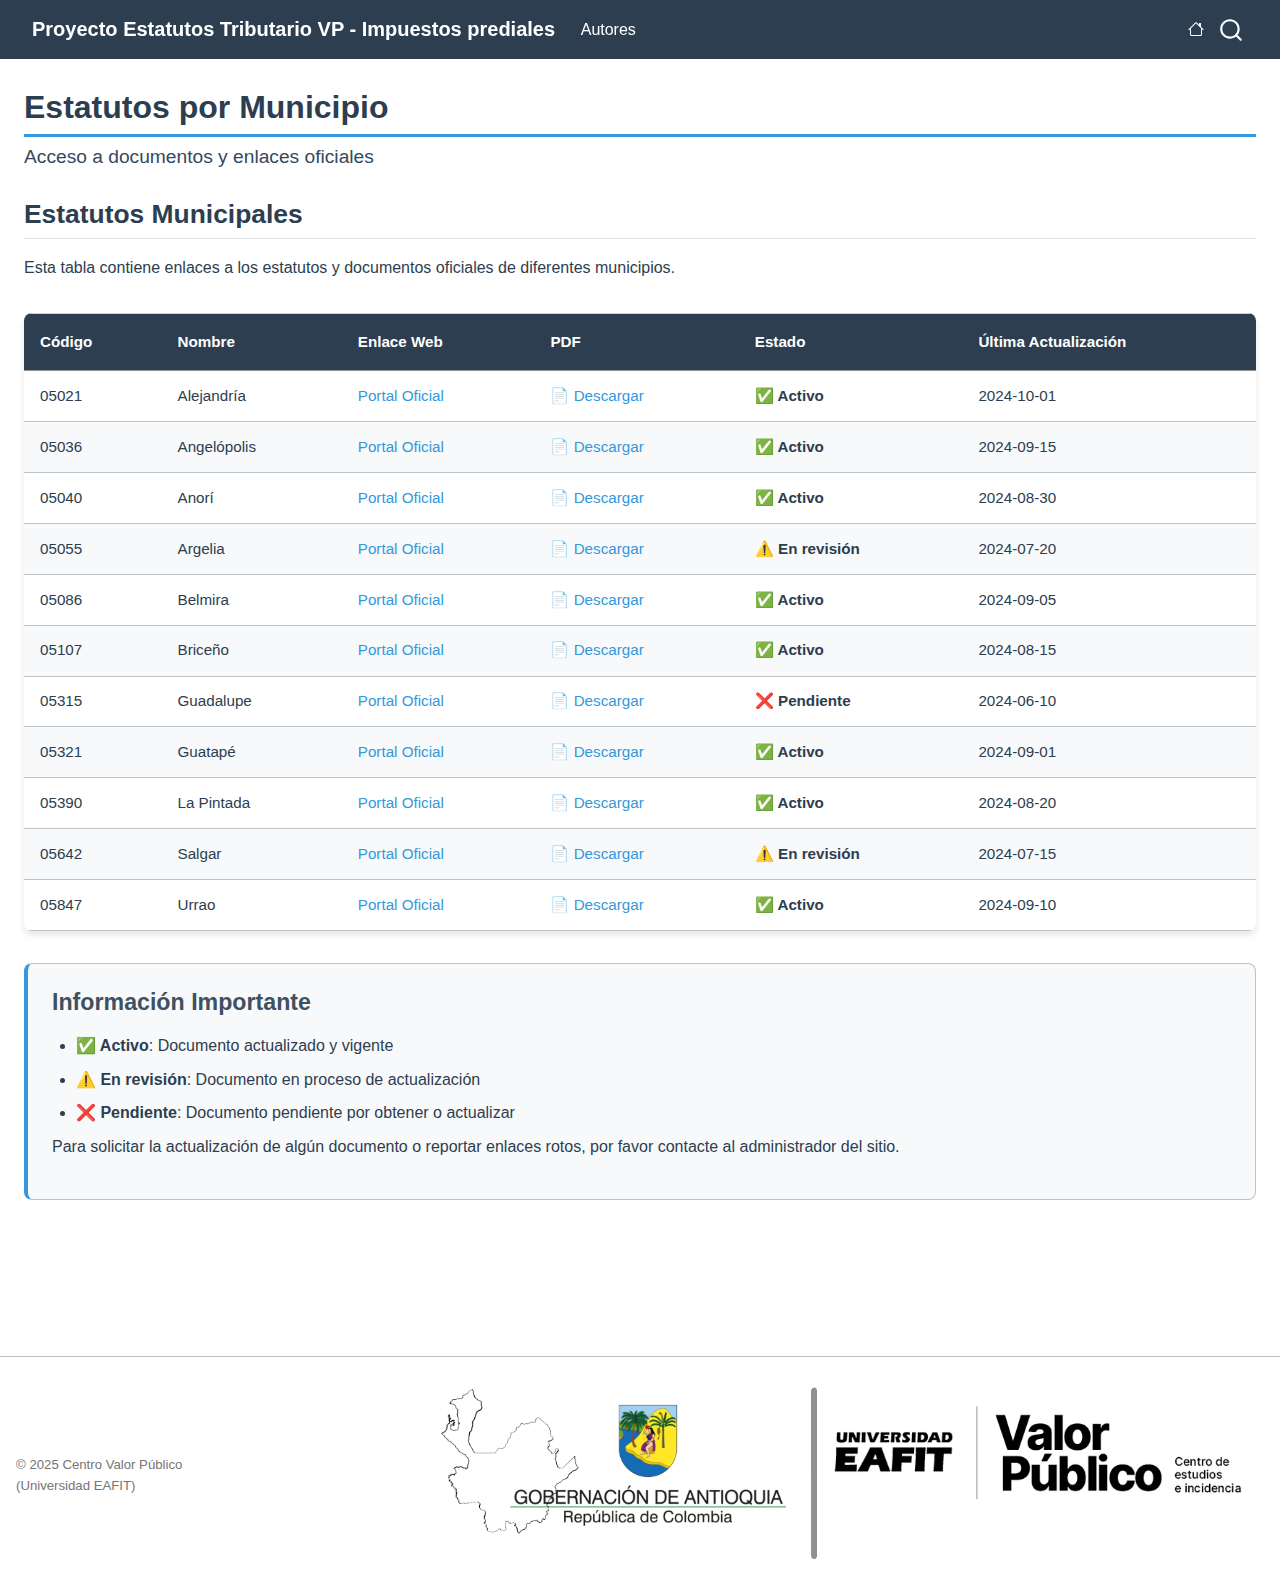
<file: docs/index.html>
<!DOCTYPE html>
<html xmlns="http://www.w3.org/1999/xhtml" lang="en" xml:lang="en"><head>

<meta charset="utf-8">
<meta name="generator" content="quarto-1.8.24">

<meta name="viewport" content="width=device-width, initial-scale=1.0, user-scalable=yes">


<title>Estatutos por Municipio – Proyecto Estatutos Tributario VP - Impuestos prediales</title>
<style>
code{white-space: pre-wrap;}
span.smallcaps{font-variant: small-caps;}
div.columns{display: flex; gap: min(4vw, 1.5em);}
div.column{flex: auto; overflow-x: auto;}
div.hanging-indent{margin-left: 1.5em; text-indent: -1.5em;}
ul.task-list{list-style: none;}
ul.task-list li input[type="checkbox"] {
  width: 0.8em;
  margin: 0 0.8em 0.2em -1em; /* quarto-specific, see https://github.com/quarto-dev/quarto-cli/issues/4556 */ 
  vertical-align: middle;
}
</style>


<script src="site_libs/quarto-nav/quarto-nav.js"></script>
<script src="site_libs/quarto-nav/headroom.min.js"></script>
<script src="site_libs/clipboard/clipboard.min.js"></script>
<script src="site_libs/quarto-search/autocomplete.umd.js"></script>
<script src="site_libs/quarto-search/fuse.min.js"></script>
<script src="site_libs/quarto-search/quarto-search.js"></script>
<meta name="quarto:offset" content="./">
<script src="site_libs/quarto-html/quarto.js" type="module"></script>
<script src="site_libs/quarto-html/tabsets/tabsets.js" type="module"></script>
<script src="site_libs/quarto-html/axe/axe-check.js" type="module"></script>
<script src="site_libs/quarto-html/popper.min.js"></script>
<script src="site_libs/quarto-html/tippy.umd.min.js"></script>
<script src="site_libs/quarto-html/anchor.min.js"></script>
<link href="site_libs/quarto-html/tippy.css" rel="stylesheet">
<link href="site_libs/quarto-html/quarto-syntax-highlighting-dc55a5b9e770e841cd82e46aadbfb9b0.css" rel="stylesheet" id="quarto-text-highlighting-styles">
<script src="site_libs/bootstrap/bootstrap.min.js"></script>
<link href="site_libs/bootstrap/bootstrap-icons.css" rel="stylesheet">
<link href="site_libs/bootstrap/bootstrap-0186fff2b39cc37898183fc26475a46f.min.css" rel="stylesheet" append-hash="true" id="quarto-bootstrap" data-mode="light">
<script id="quarto-search-options" type="application/json">{
  "location": "navbar",
  "copy-button": false,
  "collapse-after": 3,
  "panel-placement": "end",
  "type": "overlay",
  "limit": 50,
  "keyboard-shortcut": [
    "f",
    "/",
    "s"
  ],
  "show-item-context": false,
  "language": {
    "search-no-results-text": "No results",
    "search-matching-documents-text": "matching documents",
    "search-copy-link-title": "Copy link to search",
    "search-hide-matches-text": "Hide additional matches",
    "search-more-match-text": "more match in this document",
    "search-more-matches-text": "more matches in this document",
    "search-clear-button-title": "Clear",
    "search-text-placeholder": "",
    "search-detached-cancel-button-title": "Cancel",
    "search-submit-button-title": "Submit",
    "search-label": "Search"
  }
}</script>


<link rel="stylesheet" href="styles.css">
</head>

<body class="nav-fixed quarto-light">

<div id="quarto-search-results"></div>
  <header id="quarto-header" class="headroom fixed-top">
    <nav class="navbar navbar-expand-lg " data-bs-theme="dark">
      <div class="navbar-container container-fluid">
      <div class="navbar-brand-container mx-auto">
    <a href="./index.html" class="navbar-brand navbar-brand-logo">
    </a>
    <a class="navbar-brand" href="./index.html">
    <span class="navbar-title">Proyecto Estatutos Tributario VP - Impuestos prediales</span>
    </a>
  </div>
            <div id="quarto-search" class="" title="Search"></div>
          <button class="navbar-toggler" type="button" data-bs-toggle="collapse" data-bs-target="#navbarCollapse" aria-controls="navbarCollapse" role="menu" aria-expanded="false" aria-label="Toggle navigation" onclick="if (window.quartoToggleHeadroom) { window.quartoToggleHeadroom(); }">
  <span class="navbar-toggler-icon"></span>
</button>
          <div class="collapse navbar-collapse" id="navbarCollapse">
            <ul class="navbar-nav navbar-nav-scroll me-auto">
  <li class="nav-item">
    <a class="nav-link" href="./autores_about.html"> 
<span class="menu-text">Autores</span></a>
  </li>  
</ul>
          </div> <!-- /navcollapse -->
            <div class="quarto-navbar-tools">
    <a href="https://www.jcmunozmora.co/" title="" class="quarto-navigation-tool px-1" aria-label=""><i class="bi bi-house"></i></a>
</div>
      </div> <!-- /container-fluid -->
    </nav>
</header>
<!-- content -->
<div id="quarto-content" class="quarto-container page-columns page-rows-contents page-layout-full page-navbar">
<!-- sidebar -->
<!-- margin-sidebar -->
    
<!-- main -->
<main class="content column-page" id="quarto-document-content">

<header id="title-block-header" class="quarto-title-block default">
<div class="quarto-title">
<h1 class="title">Estatutos por Municipio</h1>
<p class="subtitle lead">Acceso a documentos y enlaces oficiales</p>
</div>



<div class="quarto-title-meta column-page">

    
  
    
  </div>
  


</header>


<section id="estatutos-municipales" class="level2">
<h2 class="anchored" data-anchor-id="estatutos-municipales">Estatutos Municipales</h2>
<p>Esta tabla contiene enlaces a los estatutos y documentos oficiales de diferentes municipios.</p>
<div class="table-container">
<table class="caption-top table">
<thead>
<tr class="header">
<th>Código</th>
<th>Nombre</th>
<th>Enlace Web</th>
<th>PDF</th>
<th>Estado</th>
<th>Última Actualización</th>
</tr>
</thead>
<tbody>
<tr class="odd">
<td>05021</td>
<td>Alejandría</td>
<td><a href="https://alejandria-antioquia.gov.co">Portal Oficial</a></td>
<td><a href="docs/alejandria.pdf">📄 Descargar</a></td>
<td>✅ Activo</td>
<td>2024-10-01</td>
</tr>
<tr class="even">
<td>05036</td>
<td>Angelópolis</td>
<td><a href="https://angelopolis.gov.co">Portal Oficial</a></td>
<td><a href="docs/angelopolis.pdf">📄 Descargar</a></td>
<td>✅ Activo</td>
<td>2024-09-15</td>
</tr>
<tr class="odd">
<td>05040</td>
<td>Anorí</td>
<td><a href="https://anori-antioquia.gov.co">Portal Oficial</a></td>
<td><a href="docs/anori.pdf">📄 Descargar</a></td>
<td>✅ Activo</td>
<td>2024-08-30</td>
</tr>
<tr class="even">
<td>05055</td>
<td>Argelia</td>
<td><a href="https://argelia-antioquia.gov.co">Portal Oficial</a></td>
<td><a href="docs/argelia.pdf">📄 Descargar</a></td>
<td>⚠️ En revisión</td>
<td>2024-07-20</td>
</tr>
<tr class="odd">
<td>05086</td>
<td>Belmira</td>
<td><a href="https://belmira-antioquia.gov.co">Portal Oficial</a></td>
<td><a href="docs/belmira.pdf">📄 Descargar</a></td>
<td>✅ Activo</td>
<td>2024-09-05</td>
</tr>
<tr class="even">
<td>05107</td>
<td>Briceño</td>
<td><a href="https://briceno-antioquia.gov.co">Portal Oficial</a></td>
<td><a href="docs/briceno.pdf">📄 Descargar</a></td>
<td>✅ Activo</td>
<td>2024-08-15</td>
</tr>
<tr class="odd">
<td>05315</td>
<td>Guadalupe</td>
<td><a href="https://guadalupe-antioquia.gov.co">Portal Oficial</a></td>
<td><a href="docs/guadalupe.pdf">📄 Descargar</a></td>
<td>❌ Pendiente</td>
<td>2024-06-10</td>
</tr>
<tr class="even">
<td>05321</td>
<td>Guatapé</td>
<td><a href="https://guatape.gov.co">Portal Oficial</a></td>
<td><a href="docs/guatape.pdf">📄 Descargar</a></td>
<td>✅ Activo</td>
<td>2024-09-01</td>
</tr>
<tr class="odd">
<td>05390</td>
<td>La Pintada</td>
<td><a href="https://lapintada-antioquia.gov.co">Portal Oficial</a></td>
<td><a href="docs/lapintada.pdf">📄 Descargar</a></td>
<td>✅ Activo</td>
<td>2024-08-20</td>
</tr>
<tr class="even">
<td>05642</td>
<td>Salgar</td>
<td><a href="https://salgar-antioquia.gov.co">Portal Oficial</a></td>
<td><a href="docs/salgar.pdf">📄 Descargar</a></td>
<td>⚠️ En revisión</td>
<td>2024-07-15</td>
</tr>
<tr class="odd">
<td>05847</td>
<td>Urrao</td>
<td><a href="https://urrao-antioquia.gov.co">Portal Oficial</a></td>
<td><a href="docs/urrao.pdf">📄 Descargar</a></td>
<td>✅ Activo</td>
<td>2024-09-10</td>
</tr>
</tbody>
</table>
</div>
<section id="información-importante" class="level3 info-box">
<h3 class="anchored" data-anchor-id="información-importante">Información Importante</h3>
<ul>
<li><strong>✅ Activo</strong>: Documento actualizado y vigente</li>
<li><strong>⚠️ En revisión</strong>: Documento en proceso de actualización</li>
<li><strong>❌ Pendiente</strong>: Documento pendiente por obtener o actualizar</li>
</ul>
<p>Para solicitar la actualización de algún documento o reportar enlaces rotos, por favor contacte al administrador del sitio.</p>
</section>


</section>

</main> <!-- /main -->
<script id="quarto-html-after-body" type="application/javascript">
  window.document.addEventListener("DOMContentLoaded", function (event) {
    const icon = "";
    const anchorJS = new window.AnchorJS();
    anchorJS.options = {
      placement: 'right',
      icon: icon
    };
    anchorJS.add('.anchored');
    const isCodeAnnotation = (el) => {
      for (const clz of el.classList) {
        if (clz.startsWith('code-annotation-')) {                     
          return true;
        }
      }
      return false;
    }
    const onCopySuccess = function(e) {
      // button target
      const button = e.trigger;
      // don't keep focus
      button.blur();
      // flash "checked"
      button.classList.add('code-copy-button-checked');
      var currentTitle = button.getAttribute("title");
      button.setAttribute("title", "Copied!");
      let tooltip;
      if (window.bootstrap) {
        button.setAttribute("data-bs-toggle", "tooltip");
        button.setAttribute("data-bs-placement", "left");
        button.setAttribute("data-bs-title", "Copied!");
        tooltip = new bootstrap.Tooltip(button, 
          { trigger: "manual", 
            customClass: "code-copy-button-tooltip",
            offset: [0, -8]});
        tooltip.show();    
      }
      setTimeout(function() {
        if (tooltip) {
          tooltip.hide();
          button.removeAttribute("data-bs-title");
          button.removeAttribute("data-bs-toggle");
          button.removeAttribute("data-bs-placement");
        }
        button.setAttribute("title", currentTitle);
        button.classList.remove('code-copy-button-checked');
      }, 1000);
      // clear code selection
      e.clearSelection();
    }
    const getTextToCopy = function(trigger) {
      const outerScaffold = trigger.parentElement.cloneNode(true);
      const codeEl = outerScaffold.querySelector('code');
      for (const childEl of codeEl.children) {
        if (isCodeAnnotation(childEl)) {
          childEl.remove();
        }
      }
      return codeEl.innerText;
    }
    const clipboard = new window.ClipboardJS('.code-copy-button:not([data-in-quarto-modal])', {
      text: getTextToCopy
    });
    clipboard.on('success', onCopySuccess);
    if (window.document.getElementById('quarto-embedded-source-code-modal')) {
      const clipboardModal = new window.ClipboardJS('.code-copy-button[data-in-quarto-modal]', {
        text: getTextToCopy,
        container: window.document.getElementById('quarto-embedded-source-code-modal')
      });
      clipboardModal.on('success', onCopySuccess);
    }
      var localhostRegex = new RegExp(/^(?:http|https):\/\/localhost\:?[0-9]*\//);
      var mailtoRegex = new RegExp(/^mailto:/);
        var filterRegex = new RegExp('/' + window.location.host + '/');
      var isInternal = (href) => {
          return filterRegex.test(href) || localhostRegex.test(href) || mailtoRegex.test(href);
      }
      // Inspect non-navigation links and adorn them if external
     var links = window.document.querySelectorAll('a[href]:not(.nav-link):not(.navbar-brand):not(.toc-action):not(.sidebar-link):not(.sidebar-item-toggle):not(.pagination-link):not(.no-external):not([aria-hidden]):not(.dropdown-item):not(.quarto-navigation-tool):not(.about-link)');
      for (var i=0; i<links.length; i++) {
        const link = links[i];
        if (!isInternal(link.href)) {
          // undo the damage that might have been done by quarto-nav.js in the case of
          // links that we want to consider external
          if (link.dataset.originalHref !== undefined) {
            link.href = link.dataset.originalHref;
          }
        }
      }
    function tippyHover(el, contentFn, onTriggerFn, onUntriggerFn) {
      const config = {
        allowHTML: true,
        maxWidth: 500,
        delay: 100,
        arrow: false,
        appendTo: function(el) {
            return el.parentElement;
        },
        interactive: true,
        interactiveBorder: 10,
        theme: 'quarto',
        placement: 'bottom-start',
      };
      if (contentFn) {
        config.content = contentFn;
      }
      if (onTriggerFn) {
        config.onTrigger = onTriggerFn;
      }
      if (onUntriggerFn) {
        config.onUntrigger = onUntriggerFn;
      }
      window.tippy(el, config); 
    }
    const noterefs = window.document.querySelectorAll('a[role="doc-noteref"]');
    for (var i=0; i<noterefs.length; i++) {
      const ref = noterefs[i];
      tippyHover(ref, function() {
        // use id or data attribute instead here
        let href = ref.getAttribute('data-footnote-href') || ref.getAttribute('href');
        try { href = new URL(href).hash; } catch {}
        const id = href.replace(/^#\/?/, "");
        const note = window.document.getElementById(id);
        if (note) {
          return note.innerHTML;
        } else {
          return "";
        }
      });
    }
    const xrefs = window.document.querySelectorAll('a.quarto-xref');
    const processXRef = (id, note) => {
      // Strip column container classes
      const stripColumnClz = (el) => {
        el.classList.remove("page-full", "page-columns");
        if (el.children) {
          for (const child of el.children) {
            stripColumnClz(child);
          }
        }
      }
      stripColumnClz(note)
      if (id === null || id.startsWith('sec-')) {
        // Special case sections, only their first couple elements
        const container = document.createElement("div");
        if (note.children && note.children.length > 2) {
          container.appendChild(note.children[0].cloneNode(true));
          for (let i = 1; i < note.children.length; i++) {
            const child = note.children[i];
            if (child.tagName === "P" && child.innerText === "") {
              continue;
            } else {
              container.appendChild(child.cloneNode(true));
              break;
            }
          }
          if (window.Quarto?.typesetMath) {
            window.Quarto.typesetMath(container);
          }
          return container.innerHTML
        } else {
          if (window.Quarto?.typesetMath) {
            window.Quarto.typesetMath(note);
          }
          return note.innerHTML;
        }
      } else {
        // Remove any anchor links if they are present
        const anchorLink = note.querySelector('a.anchorjs-link');
        if (anchorLink) {
          anchorLink.remove();
        }
        if (window.Quarto?.typesetMath) {
          window.Quarto.typesetMath(note);
        }
        if (note.classList.contains("callout")) {
          return note.outerHTML;
        } else {
          return note.innerHTML;
        }
      }
    }
    for (var i=0; i<xrefs.length; i++) {
      const xref = xrefs[i];
      tippyHover(xref, undefined, function(instance) {
        instance.disable();
        let url = xref.getAttribute('href');
        let hash = undefined; 
        if (url.startsWith('#')) {
          hash = url;
        } else {
          try { hash = new URL(url).hash; } catch {}
        }
        if (hash) {
          const id = hash.replace(/^#\/?/, "");
          const note = window.document.getElementById(id);
          if (note !== null) {
            try {
              const html = processXRef(id, note.cloneNode(true));
              instance.setContent(html);
            } finally {
              instance.enable();
              instance.show();
            }
          } else {
            // See if we can fetch this
            fetch(url.split('#')[0])
            .then(res => res.text())
            .then(html => {
              const parser = new DOMParser();
              const htmlDoc = parser.parseFromString(html, "text/html");
              const note = htmlDoc.getElementById(id);
              if (note !== null) {
                const html = processXRef(id, note);
                instance.setContent(html);
              } 
            }).finally(() => {
              instance.enable();
              instance.show();
            });
          }
        } else {
          // See if we can fetch a full url (with no hash to target)
          // This is a special case and we should probably do some content thinning / targeting
          fetch(url)
          .then(res => res.text())
          .then(html => {
            const parser = new DOMParser();
            const htmlDoc = parser.parseFromString(html, "text/html");
            const note = htmlDoc.querySelector('main.content');
            if (note !== null) {
              // This should only happen for chapter cross references
              // (since there is no id in the URL)
              // remove the first header
              if (note.children.length > 0 && note.children[0].tagName === "HEADER") {
                note.children[0].remove();
              }
              const html = processXRef(null, note);
              instance.setContent(html);
            } 
          }).finally(() => {
            instance.enable();
            instance.show();
          });
        }
      }, function(instance) {
      });
    }
        let selectedAnnoteEl;
        const selectorForAnnotation = ( cell, annotation) => {
          let cellAttr = 'data-code-cell="' + cell + '"';
          let lineAttr = 'data-code-annotation="' +  annotation + '"';
          const selector = 'span[' + cellAttr + '][' + lineAttr + ']';
          return selector;
        }
        const selectCodeLines = (annoteEl) => {
          const doc = window.document;
          const targetCell = annoteEl.getAttribute("data-target-cell");
          const targetAnnotation = annoteEl.getAttribute("data-target-annotation");
          const annoteSpan = window.document.querySelector(selectorForAnnotation(targetCell, targetAnnotation));
          const lines = annoteSpan.getAttribute("data-code-lines").split(",");
          const lineIds = lines.map((line) => {
            return targetCell + "-" + line;
          })
          let top = null;
          let height = null;
          let parent = null;
          if (lineIds.length > 0) {
              //compute the position of the single el (top and bottom and make a div)
              const el = window.document.getElementById(lineIds[0]);
              top = el.offsetTop;
              height = el.offsetHeight;
              parent = el.parentElement.parentElement;
            if (lineIds.length > 1) {
              const lastEl = window.document.getElementById(lineIds[lineIds.length - 1]);
              const bottom = lastEl.offsetTop + lastEl.offsetHeight;
              height = bottom - top;
            }
            if (top !== null && height !== null && parent !== null) {
              // cook up a div (if necessary) and position it 
              let div = window.document.getElementById("code-annotation-line-highlight");
              if (div === null) {
                div = window.document.createElement("div");
                div.setAttribute("id", "code-annotation-line-highlight");
                div.style.position = 'absolute';
                parent.appendChild(div);
              }
              div.style.top = top - 2 + "px";
              div.style.height = height + 4 + "px";
              div.style.left = 0;
              let gutterDiv = window.document.getElementById("code-annotation-line-highlight-gutter");
              if (gutterDiv === null) {
                gutterDiv = window.document.createElement("div");
                gutterDiv.setAttribute("id", "code-annotation-line-highlight-gutter");
                gutterDiv.style.position = 'absolute';
                const codeCell = window.document.getElementById(targetCell);
                const gutter = codeCell.querySelector('.code-annotation-gutter');
                gutter.appendChild(gutterDiv);
              }
              gutterDiv.style.top = top - 2 + "px";
              gutterDiv.style.height = height + 4 + "px";
            }
            selectedAnnoteEl = annoteEl;
          }
        };
        const unselectCodeLines = () => {
          const elementsIds = ["code-annotation-line-highlight", "code-annotation-line-highlight-gutter"];
          elementsIds.forEach((elId) => {
            const div = window.document.getElementById(elId);
            if (div) {
              div.remove();
            }
          });
          selectedAnnoteEl = undefined;
        };
          // Handle positioning of the toggle
      window.addEventListener(
        "resize",
        throttle(() => {
          elRect = undefined;
          if (selectedAnnoteEl) {
            selectCodeLines(selectedAnnoteEl);
          }
        }, 10)
      );
      function throttle(fn, ms) {
      let throttle = false;
      let timer;
        return (...args) => {
          if(!throttle) { // first call gets through
              fn.apply(this, args);
              throttle = true;
          } else { // all the others get throttled
              if(timer) clearTimeout(timer); // cancel #2
              timer = setTimeout(() => {
                fn.apply(this, args);
                timer = throttle = false;
              }, ms);
          }
        };
      }
        // Attach click handler to the DT
        const annoteDls = window.document.querySelectorAll('dt[data-target-cell]');
        for (const annoteDlNode of annoteDls) {
          annoteDlNode.addEventListener('click', (event) => {
            const clickedEl = event.target;
            if (clickedEl !== selectedAnnoteEl) {
              unselectCodeLines();
              const activeEl = window.document.querySelector('dt[data-target-cell].code-annotation-active');
              if (activeEl) {
                activeEl.classList.remove('code-annotation-active');
              }
              selectCodeLines(clickedEl);
              clickedEl.classList.add('code-annotation-active');
            } else {
              // Unselect the line
              unselectCodeLines();
              clickedEl.classList.remove('code-annotation-active');
            }
          });
        }
    const findCites = (el) => {
      const parentEl = el.parentElement;
      if (parentEl) {
        const cites = parentEl.dataset.cites;
        if (cites) {
          return {
            el,
            cites: cites.split(' ')
          };
        } else {
          return findCites(el.parentElement)
        }
      } else {
        return undefined;
      }
    };
    var bibliorefs = window.document.querySelectorAll('a[role="doc-biblioref"]');
    for (var i=0; i<bibliorefs.length; i++) {
      const ref = bibliorefs[i];
      const citeInfo = findCites(ref);
      if (citeInfo) {
        tippyHover(citeInfo.el, function() {
          var popup = window.document.createElement('div');
          citeInfo.cites.forEach(function(cite) {
            var citeDiv = window.document.createElement('div');
            citeDiv.classList.add('hanging-indent');
            citeDiv.classList.add('csl-entry');
            var biblioDiv = window.document.getElementById('ref-' + cite);
            if (biblioDiv) {
              citeDiv.innerHTML = biblioDiv.innerHTML;
            }
            popup.appendChild(citeDiv);
          });
          return popup.innerHTML;
        });
      }
    }
  });
  </script>
</div> <!-- /content -->
<footer class="footer">
  <div class="nav-footer">
    <div class="nav-footer-left">
<p>© 2025 Centro Valor Público (Universidad EAFIT)</p>
</div>   
    <div class="nav-footer-center">
      &nbsp;
    </div>
    <div class="nav-footer-right">
<p><a href="https://www.eafit.edu.co/centros-estudio-incidencia/valor-publico" target="_blank" rel="noopener"> <img src="./img/logo-eafit.png" alt="Universidad EAFIT" class="footer-logo"> </a></p>
</div>
  </div>
</footer>




</body></html>
</file>
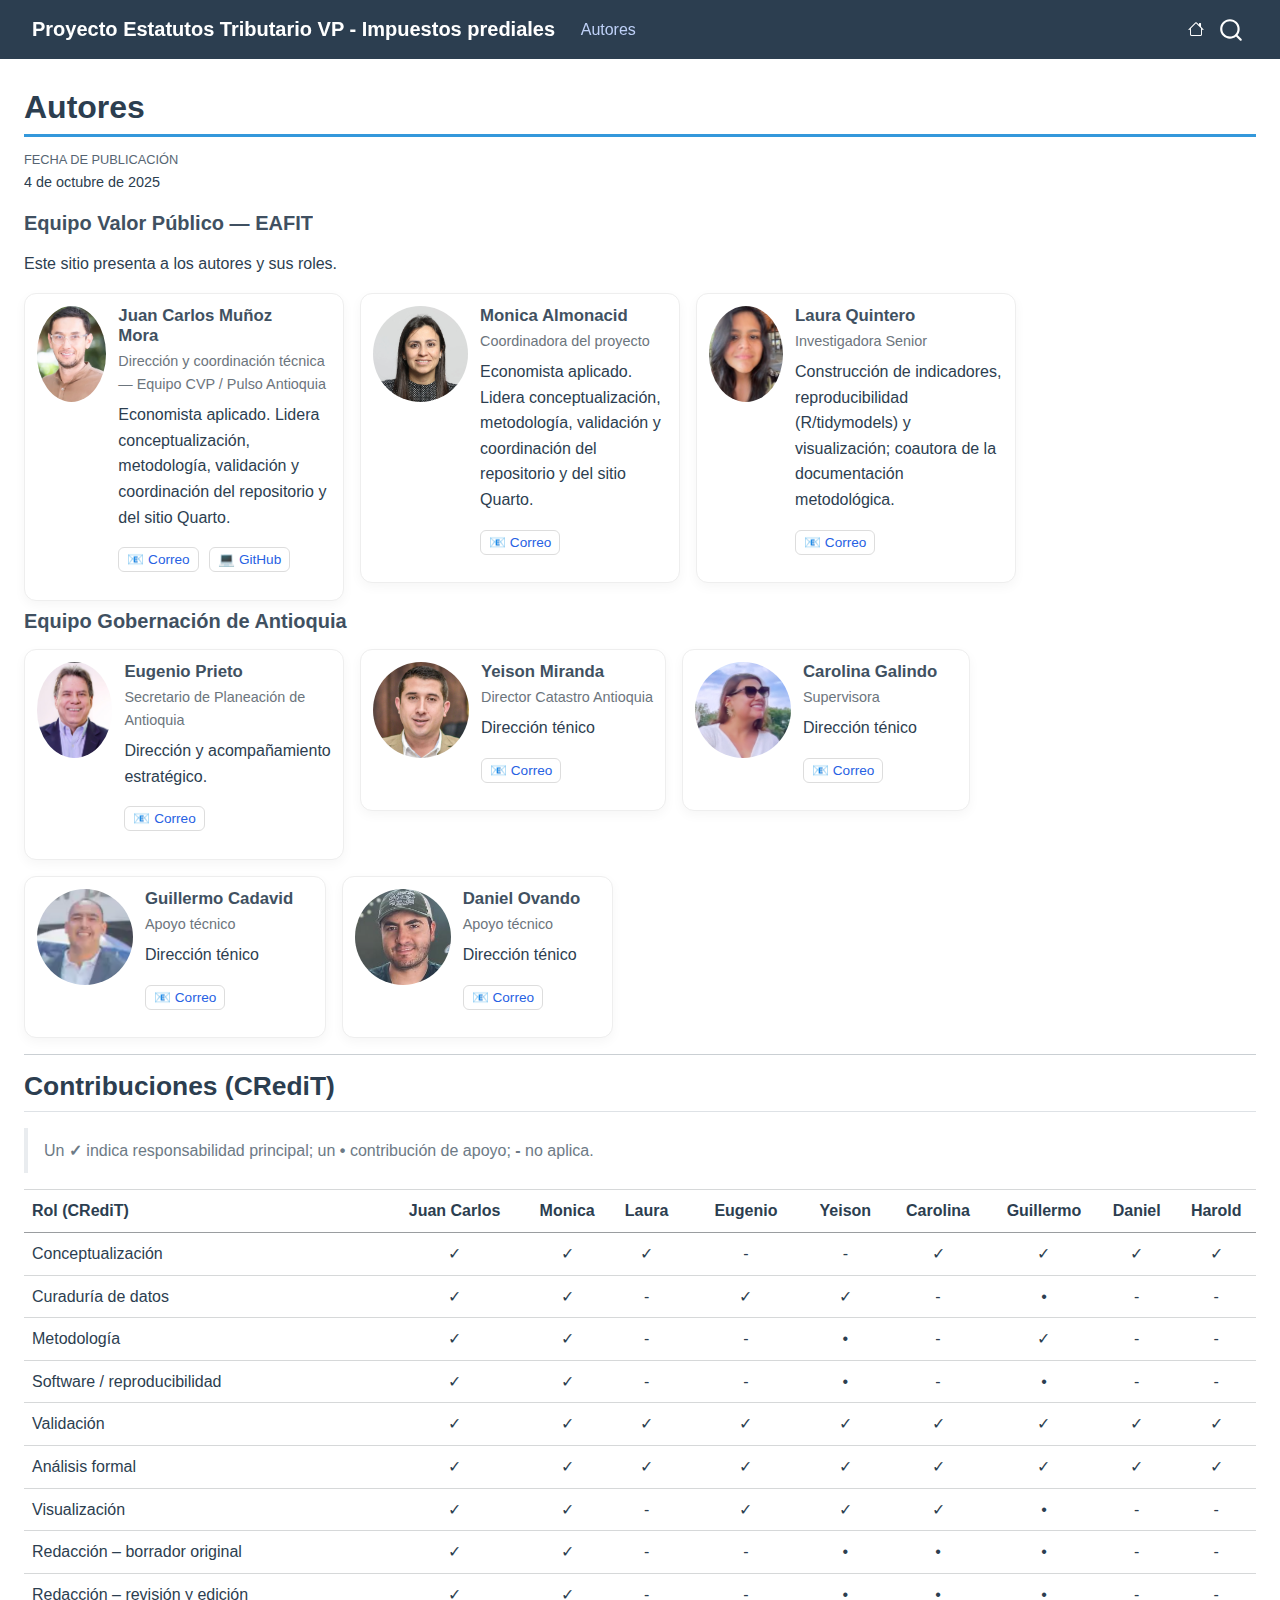
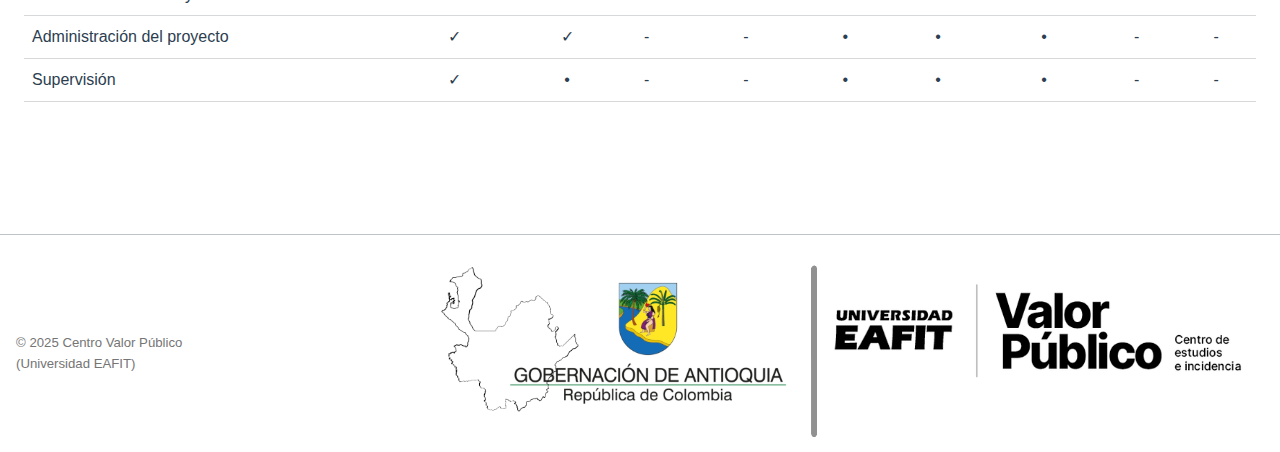
<file: docs/autores_about.html>
<!DOCTYPE html>
<html xmlns="http://www.w3.org/1999/xhtml" lang="es" xml:lang="es"><head>

<meta charset="utf-8">
<meta name="generator" content="quarto-1.8.24">

<meta name="viewport" content="width=device-width, initial-scale=1.0, user-scalable=yes">


<title>Autores – Proyecto Estatutos Tributario VP - Impuestos prediales</title>
<style>
code{white-space: pre-wrap;}
span.smallcaps{font-variant: small-caps;}
div.columns{display: flex; gap: min(4vw, 1.5em);}
div.column{flex: auto; overflow-x: auto;}
div.hanging-indent{margin-left: 1.5em; text-indent: -1.5em;}
ul.task-list{list-style: none;}
ul.task-list li input[type="checkbox"] {
  width: 0.8em;
  margin: 0 0.8em 0.2em -1em; /* quarto-specific, see https://github.com/quarto-dev/quarto-cli/issues/4556 */ 
  vertical-align: middle;
}
</style>


<script src="site_libs/quarto-nav/quarto-nav.js"></script>
<script src="site_libs/quarto-nav/headroom.min.js"></script>
<script src="site_libs/clipboard/clipboard.min.js"></script>
<script src="site_libs/quarto-search/autocomplete.umd.js"></script>
<script src="site_libs/quarto-search/fuse.min.js"></script>
<script src="site_libs/quarto-search/quarto-search.js"></script>
<meta name="quarto:offset" content="./">
<script src="site_libs/quarto-html/quarto.js" type="module"></script>
<script src="site_libs/quarto-html/tabsets/tabsets.js" type="module"></script>
<script src="site_libs/quarto-html/axe/axe-check.js" type="module"></script>
<script src="site_libs/quarto-html/popper.min.js"></script>
<script src="site_libs/quarto-html/tippy.umd.min.js"></script>
<script src="site_libs/quarto-html/anchor.min.js"></script>
<link href="site_libs/quarto-html/tippy.css" rel="stylesheet">
<link href="site_libs/quarto-html/quarto-syntax-highlighting-dc55a5b9e770e841cd82e46aadbfb9b0.css" rel="stylesheet" id="quarto-text-highlighting-styles">
<script src="site_libs/bootstrap/bootstrap.min.js"></script>
<link href="site_libs/bootstrap/bootstrap-icons.css" rel="stylesheet">
<link href="site_libs/bootstrap/bootstrap-688dcb6cb856f422e13f2497b0b7f9b9.min.css" rel="stylesheet" append-hash="true" id="quarto-bootstrap" data-mode="light">
<script id="quarto-search-options" type="application/json">{
  "location": "navbar",
  "copy-button": false,
  "collapse-after": 3,
  "panel-placement": "end",
  "type": "overlay",
  "limit": 50,
  "keyboard-shortcut": [
    "f",
    "/",
    "s"
  ],
  "show-item-context": false,
  "language": {
    "search-no-results-text": "No se han encontrado resultados",
    "search-matching-documents-text": "documentos encontrados",
    "search-copy-link-title": "Copiar el enlace en la búsqueda",
    "search-hide-matches-text": "Ocultar resultados adicionales",
    "search-more-match-text": "resultado adicional en este documento",
    "search-more-matches-text": "resultados adicionales en este documento",
    "search-clear-button-title": "Borrar",
    "search-text-placeholder": "",
    "search-detached-cancel-button-title": "Cancelar",
    "search-submit-button-title": "Enviar",
    "search-label": "Buscar"
  }
}</script>


<link rel="stylesheet" href="styles.css">
</head>

<body class="nav-fixed quarto-light">

<div id="quarto-search-results"></div>
  <header id="quarto-header" class="headroom fixed-top">
    <nav class="navbar navbar-expand-lg " data-bs-theme="dark">
      <div class="navbar-container container-fluid">
      <div class="navbar-brand-container mx-auto">
    <a href="./index.html" class="navbar-brand navbar-brand-logo">
    </a>
    <a class="navbar-brand" href="./index.html">
    <span class="navbar-title">Proyecto Estatutos Tributario VP - Impuestos prediales</span>
    </a>
  </div>
            <div id="quarto-search" class="" title="Buscar"></div>
          <button class="navbar-toggler" type="button" data-bs-toggle="collapse" data-bs-target="#navbarCollapse" aria-controls="navbarCollapse" role="menu" aria-expanded="false" aria-label="Navegación de palanca" onclick="if (window.quartoToggleHeadroom) { window.quartoToggleHeadroom(); }">
  <span class="navbar-toggler-icon"></span>
</button>
          <div class="collapse navbar-collapse" id="navbarCollapse">
            <ul class="navbar-nav navbar-nav-scroll me-auto">
  <li class="nav-item">
    <a class="nav-link active" href="./autores_about.html" aria-current="page"> 
<span class="menu-text">Autores</span></a>
  </li>  
</ul>
          </div> <!-- /navcollapse -->
            <div class="quarto-navbar-tools">
    <a href="https://www.jcmunozmora.co/" title="" class="quarto-navigation-tool px-1" aria-label=""><i class="bi bi-house"></i></a>
</div>
      </div> <!-- /container-fluid -->
    </nav>
</header>
<!-- content -->
<div id="quarto-content" class="quarto-container page-columns page-rows-contents page-layout-full page-navbar">
<!-- sidebar -->
<!-- margin-sidebar -->
    
<!-- main -->
<main class="content column-page" id="quarto-document-content">

<header id="title-block-header" class="quarto-title-block default">
<div class="quarto-title">
<h1 class="title">Autores</h1>
</div>



<div class="quarto-title-meta column-page">

    
    <div>
    <div class="quarto-title-meta-heading">Fecha de publicación</div>
    <div class="quarto-title-meta-contents">
      <p class="date">4 de octubre de 2025</p>
    </div>
  </div>
  
    
  </div>
  


</header>


<style>
/* Control global del tamaño */
:root { --avatar: 96px; --card-w: 320px; }

/* Layout simple con flex */
.people { display: flex; flex-wrap: wrap; gap: 16px; align-items: flex-start; }
.person {
  display: flex; gap: 12px; padding: 12px;
  border: 1px solid #eee; border-radius: 12px;
  box-shadow: 0 4px 12px rgba(0,0,0,.04);
  max-width: var(--card-w); background: #fff;
}
.person img {
  width: var(--avatar); height: var(--avatar);
  object-fit: cover; border-radius: 50%;
}
.person h3 { margin: 0 0 4px 0; font-size: 1.05rem; }
.person .meta { color:#6c757d; font-size:.9rem; margin-bottom: 6px; }
.person .links a {
  text-decoration: none; padding: 4px 8px;
  border: 1px solid #ddd; border-radius: 6px;
  margin-right: 6px; font-size: .85rem;
}
.section-title{ font-weight:700; margin:.5rem 0 1rem; }
</style>
<div class="section-title h4">
Equipo Valor Público — EAFIT
</div>
<p>
Este sitio presenta a los autores y sus roles.
</p>
<div class="people">


  <div class="person">
    <img src="img/jc_munoz.png" alt="Juan Carlos Muñoz Mora" loading="lazy">
    <div>
      <h3 class="anchored">Juan Carlos Muñoz Mora</h3>
      <div class="meta">Dirección y coordinación técnica — Equipo CVP / Pulso Antioquia</div>
      <p>Economista aplicado. Lidera conceptualización, metodología, validación y coordinación del repositorio y del sitio Quarto.</p>
      <p class="links">
        <a href="mailto:jmunozm1@eafit.co">📧 Correo</a>
        <a href="https://github.com/jcmunozmora">💻 GitHub</a>
      </p>
    </div>
  </div>

    <div class="person">
    <img src="img/moni.png" alt="Juan Carlos Muñoz Mora" loading="lazy">
    <div>
      <h3 class="anchored">Monica Almonacid</h3>
      <div class="meta">Coordinadora del proyecto</div>
      <p>Economista aplicado. Lidera conceptualización, metodología, validación y coordinación del repositorio y del sitio Quarto.</p>
      <p class="links">
        <a href="mailto:jmunozm1@eafit.co">📧 Correo</a>
      </p>
    </div>
  </div>

  <div class="person">
    <img src="img/Laura.png" alt="Laura Quintero" loading="lazy">
    <div>
      <h3 class="anchored">Laura Quintero</h3>
      <div class="meta">Investigadora Senior</div>
      <p>Construcción de indicadores, reproducibilidad (R/tidymodels) y visualización; coautora de la documentación metodológica.</p>
      <p class="links">
        <a href="mailto:lmquinterv@eafit.edu.co">📧 Correo</a>
      </p>
    </div>
  </div>


</div>
<div class="section-title h4">
Equipo Gobernación de Antioquia
</div>
<div class="people">

    <div class="person">
    <img src="img/eugenio.png" alt="Eugenio" loading="lazy">
    <div>
      <h3 class="anchored">Eugenio Prieto</h3>
      <div class="meta">Secretario de Planeación de Antioquia</div>
      <p>Dirección y acompañamiento estratégico.</p>
      <p class="links">
        <a href="mailto:mospina@proantioquia.org.co">📧 Correo</a>
      </p>
    </div>
  </div>

  <div class="person">
    <img src="img/Yeison.png" alt="Yeison" loading="lazy">
    <div>
      <h3 class="anchored">Yeison Miranda</h3>
      <div class="meta">Director Catastro Antioquia</div>
      <p>Dirección ténico</p>
      <p class="links">
        <a href="mailto:mospina@proantioquia.org.co">📧 Correo</a>
      </p>
    </div>
  </div>


    <div class="person">
    <img src="img/caro.png" alt="Yeison" loading="lazy">
    <div>
      <h3 class="anchored">Carolina Galindo</h3>
      <div class="meta">Supervisora</div>
      <p>Dirección ténico</p>
      <p class="links">
        <a href="mailto:mariacarolina.galindo@antioquia.gov.co">📧 Correo</a>
      </p>
    </div>
  </div>

    <div class="person">
    <img src="img/memo.png" alt="Yeison" loading="lazy">
    <div>
      <h3 class="anchored">Guillermo Cadavid</h3>
      <div class="meta">Apoyo técnico</div>
      <p>Dirección ténico</p>
      <p class="links">
        <a href="mailto:guileon8011@gmail.com">📧 Correo</a>
      </p>
    </div>
  </div>

      <div class="person">
    <img src="img/dani.png" alt="Yeison" loading="lazy">
    <div>
      <h3 class="anchored">Daniel Ovando</h3>
      <div class="meta">Apoyo técnico</div>
      <p>Dirección ténico</p>
      <p class="links">
        <a href="mailto:guileon8011@gmail.com">📧 Correo</a>
      </p>
    </div>
  </div>


</div>
<hr>
<section id="contribuciones-credit" class="level2">
<h2 class="anchored" data-anchor-id="contribuciones-credit">Contribuciones (CRediT)</h2>
<blockquote class="blockquote">
<p>Un <strong>✓</strong> indica responsabilidad principal; un <strong>•</strong> contribución de apoyo; <strong>-</strong> no aplica.</p>
</blockquote>
<table class="caption-top table">
<colgroup>
<col style="width: 27%">
<col style="width: 11%">
<col style="width: 6%">
<col style="width: 6%">
<col style="width: 9%">
<col style="width: 6%">
<col style="width: 8%">
<col style="width: 8%">
<col style="width: 6%">
<col style="width: 6%">
</colgroup>
<thead>
<tr class="header">
<th>Rol (CRediT)</th>
<th style="text-align: center;">Juan Carlos</th>
<th style="text-align: center;">Monica</th>
<th style="text-align: center;">Laura</th>
<th style="text-align: center;">Eugenio</th>
<th style="text-align: center;">Yeison</th>
<th style="text-align: center;">Carolina</th>
<th style="text-align: center;">Guillermo</th>
<th style="text-align: center;">Daniel</th>
<th style="text-align: center;">Harold</th>
</tr>
</thead>
<tbody>
<tr class="odd">
<td>Conceptualización</td>
<td style="text-align: center;">✓</td>
<td style="text-align: center;">✓</td>
<td style="text-align: center;">✓</td>
<td style="text-align: center;">-</td>
<td style="text-align: center;">-</td>
<td style="text-align: center;">✓</td>
<td style="text-align: center;">✓</td>
<td style="text-align: center;">✓</td>
<td style="text-align: center;">✓</td>
</tr>
<tr class="even">
<td>Curaduría de datos</td>
<td style="text-align: center;">✓</td>
<td style="text-align: center;">✓</td>
<td style="text-align: center;">-</td>
<td style="text-align: center;">✓</td>
<td style="text-align: center;">✓</td>
<td style="text-align: center;">-</td>
<td style="text-align: center;">•</td>
<td style="text-align: center;">-</td>
<td style="text-align: center;">-</td>
</tr>
<tr class="odd">
<td>Metodología</td>
<td style="text-align: center;">✓</td>
<td style="text-align: center;">✓</td>
<td style="text-align: center;">-</td>
<td style="text-align: center;">-</td>
<td style="text-align: center;">•</td>
<td style="text-align: center;">-</td>
<td style="text-align: center;">✓</td>
<td style="text-align: center;">-</td>
<td style="text-align: center;">-</td>
</tr>
<tr class="even">
<td>Software / reproducibilidad</td>
<td style="text-align: center;">✓</td>
<td style="text-align: center;">✓</td>
<td style="text-align: center;">-</td>
<td style="text-align: center;">-</td>
<td style="text-align: center;">•</td>
<td style="text-align: center;">-</td>
<td style="text-align: center;">•</td>
<td style="text-align: center;">-</td>
<td style="text-align: center;">-</td>
</tr>
<tr class="odd">
<td>Validación</td>
<td style="text-align: center;">✓</td>
<td style="text-align: center;">✓</td>
<td style="text-align: center;">✓</td>
<td style="text-align: center;">✓</td>
<td style="text-align: center;">✓</td>
<td style="text-align: center;">✓</td>
<td style="text-align: center;">✓</td>
<td style="text-align: center;">✓</td>
<td style="text-align: center;">✓</td>
</tr>
<tr class="even">
<td>Análisis formal</td>
<td style="text-align: center;">✓</td>
<td style="text-align: center;">✓</td>
<td style="text-align: center;">✓</td>
<td style="text-align: center;">✓</td>
<td style="text-align: center;">✓</td>
<td style="text-align: center;">✓</td>
<td style="text-align: center;">✓</td>
<td style="text-align: center;">✓</td>
<td style="text-align: center;">✓</td>
</tr>
<tr class="odd">
<td>Visualización</td>
<td style="text-align: center;">✓</td>
<td style="text-align: center;">✓</td>
<td style="text-align: center;">-</td>
<td style="text-align: center;">✓</td>
<td style="text-align: center;">✓</td>
<td style="text-align: center;">✓</td>
<td style="text-align: center;">•</td>
<td style="text-align: center;">-</td>
<td style="text-align: center;">-</td>
</tr>
<tr class="even">
<td>Redacción – borrador original</td>
<td style="text-align: center;">✓</td>
<td style="text-align: center;">✓</td>
<td style="text-align: center;">-</td>
<td style="text-align: center;">-</td>
<td style="text-align: center;">•</td>
<td style="text-align: center;">•</td>
<td style="text-align: center;">•</td>
<td style="text-align: center;">-</td>
<td style="text-align: center;">-</td>
</tr>
<tr class="odd">
<td>Redacción – revisión y edición</td>
<td style="text-align: center;">✓</td>
<td style="text-align: center;">✓</td>
<td style="text-align: center;">-</td>
<td style="text-align: center;">-</td>
<td style="text-align: center;">•</td>
<td style="text-align: center;">•</td>
<td style="text-align: center;">•</td>
<td style="text-align: center;">-</td>
<td style="text-align: center;">-</td>
</tr>
<tr class="even">
<td>Administración del proyecto</td>
<td style="text-align: center;">✓</td>
<td style="text-align: center;">✓</td>
<td style="text-align: center;">-</td>
<td style="text-align: center;">-</td>
<td style="text-align: center;">•</td>
<td style="text-align: center;">•</td>
<td style="text-align: center;">•</td>
<td style="text-align: center;">-</td>
<td style="text-align: center;">-</td>
</tr>
<tr class="odd">
<td>Supervisión</td>
<td style="text-align: center;">✓</td>
<td style="text-align: center;">•</td>
<td style="text-align: center;">-</td>
<td style="text-align: center;">-</td>
<td style="text-align: center;">•</td>
<td style="text-align: center;">•</td>
<td style="text-align: center;">•</td>
<td style="text-align: center;">-</td>
<td style="text-align: center;">-</td>
</tr>
</tbody>
</table>


</section>

</main> <!-- /main -->
<script id="quarto-html-after-body" type="application/javascript">
  window.document.addEventListener("DOMContentLoaded", function (event) {
    const icon = "";
    const anchorJS = new window.AnchorJS();
    anchorJS.options = {
      placement: 'right',
      icon: icon
    };
    anchorJS.add('.anchored');
    const isCodeAnnotation = (el) => {
      for (const clz of el.classList) {
        if (clz.startsWith('code-annotation-')) {                     
          return true;
        }
      }
      return false;
    }
    const onCopySuccess = function(e) {
      // button target
      const button = e.trigger;
      // don't keep focus
      button.blur();
      // flash "checked"
      button.classList.add('code-copy-button-checked');
      var currentTitle = button.getAttribute("title");
      button.setAttribute("title", "Copiado");
      let tooltip;
      if (window.bootstrap) {
        button.setAttribute("data-bs-toggle", "tooltip");
        button.setAttribute("data-bs-placement", "left");
        button.setAttribute("data-bs-title", "Copiado");
        tooltip = new bootstrap.Tooltip(button, 
          { trigger: "manual", 
            customClass: "code-copy-button-tooltip",
            offset: [0, -8]});
        tooltip.show();    
      }
      setTimeout(function() {
        if (tooltip) {
          tooltip.hide();
          button.removeAttribute("data-bs-title");
          button.removeAttribute("data-bs-toggle");
          button.removeAttribute("data-bs-placement");
        }
        button.setAttribute("title", currentTitle);
        button.classList.remove('code-copy-button-checked');
      }, 1000);
      // clear code selection
      e.clearSelection();
    }
    const getTextToCopy = function(trigger) {
      const outerScaffold = trigger.parentElement.cloneNode(true);
      const codeEl = outerScaffold.querySelector('code');
      for (const childEl of codeEl.children) {
        if (isCodeAnnotation(childEl)) {
          childEl.remove();
        }
      }
      return codeEl.innerText;
    }
    const clipboard = new window.ClipboardJS('.code-copy-button:not([data-in-quarto-modal])', {
      text: getTextToCopy
    });
    clipboard.on('success', onCopySuccess);
    if (window.document.getElementById('quarto-embedded-source-code-modal')) {
      const clipboardModal = new window.ClipboardJS('.code-copy-button[data-in-quarto-modal]', {
        text: getTextToCopy,
        container: window.document.getElementById('quarto-embedded-source-code-modal')
      });
      clipboardModal.on('success', onCopySuccess);
    }
      var localhostRegex = new RegExp(/^(?:http|https):\/\/localhost\:?[0-9]*\//);
      var mailtoRegex = new RegExp(/^mailto:/);
        var filterRegex = new RegExp('/' + window.location.host + '/');
      var isInternal = (href) => {
          return filterRegex.test(href) || localhostRegex.test(href) || mailtoRegex.test(href);
      }
      // Inspect non-navigation links and adorn them if external
     var links = window.document.querySelectorAll('a[href]:not(.nav-link):not(.navbar-brand):not(.toc-action):not(.sidebar-link):not(.sidebar-item-toggle):not(.pagination-link):not(.no-external):not([aria-hidden]):not(.dropdown-item):not(.quarto-navigation-tool):not(.about-link)');
      for (var i=0; i<links.length; i++) {
        const link = links[i];
        if (!isInternal(link.href)) {
          // undo the damage that might have been done by quarto-nav.js in the case of
          // links that we want to consider external
          if (link.dataset.originalHref !== undefined) {
            link.href = link.dataset.originalHref;
          }
        }
      }
    function tippyHover(el, contentFn, onTriggerFn, onUntriggerFn) {
      const config = {
        allowHTML: true,
        maxWidth: 500,
        delay: 100,
        arrow: false,
        appendTo: function(el) {
            return el.parentElement;
        },
        interactive: true,
        interactiveBorder: 10,
        theme: 'quarto',
        placement: 'bottom-start',
      };
      if (contentFn) {
        config.content = contentFn;
      }
      if (onTriggerFn) {
        config.onTrigger = onTriggerFn;
      }
      if (onUntriggerFn) {
        config.onUntrigger = onUntriggerFn;
      }
      window.tippy(el, config); 
    }
    const noterefs = window.document.querySelectorAll('a[role="doc-noteref"]');
    for (var i=0; i<noterefs.length; i++) {
      const ref = noterefs[i];
      tippyHover(ref, function() {
        // use id or data attribute instead here
        let href = ref.getAttribute('data-footnote-href') || ref.getAttribute('href');
        try { href = new URL(href).hash; } catch {}
        const id = href.replace(/^#\/?/, "");
        const note = window.document.getElementById(id);
        if (note) {
          return note.innerHTML;
        } else {
          return "";
        }
      });
    }
    const xrefs = window.document.querySelectorAll('a.quarto-xref');
    const processXRef = (id, note) => {
      // Strip column container classes
      const stripColumnClz = (el) => {
        el.classList.remove("page-full", "page-columns");
        if (el.children) {
          for (const child of el.children) {
            stripColumnClz(child);
          }
        }
      }
      stripColumnClz(note)
      if (id === null || id.startsWith('sec-')) {
        // Special case sections, only their first couple elements
        const container = document.createElement("div");
        if (note.children && note.children.length > 2) {
          container.appendChild(note.children[0].cloneNode(true));
          for (let i = 1; i < note.children.length; i++) {
            const child = note.children[i];
            if (child.tagName === "P" && child.innerText === "") {
              continue;
            } else {
              container.appendChild(child.cloneNode(true));
              break;
            }
          }
          if (window.Quarto?.typesetMath) {
            window.Quarto.typesetMath(container);
          }
          return container.innerHTML
        } else {
          if (window.Quarto?.typesetMath) {
            window.Quarto.typesetMath(note);
          }
          return note.innerHTML;
        }
      } else {
        // Remove any anchor links if they are present
        const anchorLink = note.querySelector('a.anchorjs-link');
        if (anchorLink) {
          anchorLink.remove();
        }
        if (window.Quarto?.typesetMath) {
          window.Quarto.typesetMath(note);
        }
        if (note.classList.contains("callout")) {
          return note.outerHTML;
        } else {
          return note.innerHTML;
        }
      }
    }
    for (var i=0; i<xrefs.length; i++) {
      const xref = xrefs[i];
      tippyHover(xref, undefined, function(instance) {
        instance.disable();
        let url = xref.getAttribute('href');
        let hash = undefined; 
        if (url.startsWith('#')) {
          hash = url;
        } else {
          try { hash = new URL(url).hash; } catch {}
        }
        if (hash) {
          const id = hash.replace(/^#\/?/, "");
          const note = window.document.getElementById(id);
          if (note !== null) {
            try {
              const html = processXRef(id, note.cloneNode(true));
              instance.setContent(html);
            } finally {
              instance.enable();
              instance.show();
            }
          } else {
            // See if we can fetch this
            fetch(url.split('#')[0])
            .then(res => res.text())
            .then(html => {
              const parser = new DOMParser();
              const htmlDoc = parser.parseFromString(html, "text/html");
              const note = htmlDoc.getElementById(id);
              if (note !== null) {
                const html = processXRef(id, note);
                instance.setContent(html);
              } 
            }).finally(() => {
              instance.enable();
              instance.show();
            });
          }
        } else {
          // See if we can fetch a full url (with no hash to target)
          // This is a special case and we should probably do some content thinning / targeting
          fetch(url)
          .then(res => res.text())
          .then(html => {
            const parser = new DOMParser();
            const htmlDoc = parser.parseFromString(html, "text/html");
            const note = htmlDoc.querySelector('main.content');
            if (note !== null) {
              // This should only happen for chapter cross references
              // (since there is no id in the URL)
              // remove the first header
              if (note.children.length > 0 && note.children[0].tagName === "HEADER") {
                note.children[0].remove();
              }
              const html = processXRef(null, note);
              instance.setContent(html);
            } 
          }).finally(() => {
            instance.enable();
            instance.show();
          });
        }
      }, function(instance) {
      });
    }
        let selectedAnnoteEl;
        const selectorForAnnotation = ( cell, annotation) => {
          let cellAttr = 'data-code-cell="' + cell + '"';
          let lineAttr = 'data-code-annotation="' +  annotation + '"';
          const selector = 'span[' + cellAttr + '][' + lineAttr + ']';
          return selector;
        }
        const selectCodeLines = (annoteEl) => {
          const doc = window.document;
          const targetCell = annoteEl.getAttribute("data-target-cell");
          const targetAnnotation = annoteEl.getAttribute("data-target-annotation");
          const annoteSpan = window.document.querySelector(selectorForAnnotation(targetCell, targetAnnotation));
          const lines = annoteSpan.getAttribute("data-code-lines").split(",");
          const lineIds = lines.map((line) => {
            return targetCell + "-" + line;
          })
          let top = null;
          let height = null;
          let parent = null;
          if (lineIds.length > 0) {
              //compute the position of the single el (top and bottom and make a div)
              const el = window.document.getElementById(lineIds[0]);
              top = el.offsetTop;
              height = el.offsetHeight;
              parent = el.parentElement.parentElement;
            if (lineIds.length > 1) {
              const lastEl = window.document.getElementById(lineIds[lineIds.length - 1]);
              const bottom = lastEl.offsetTop + lastEl.offsetHeight;
              height = bottom - top;
            }
            if (top !== null && height !== null && parent !== null) {
              // cook up a div (if necessary) and position it 
              let div = window.document.getElementById("code-annotation-line-highlight");
              if (div === null) {
                div = window.document.createElement("div");
                div.setAttribute("id", "code-annotation-line-highlight");
                div.style.position = 'absolute';
                parent.appendChild(div);
              }
              div.style.top = top - 2 + "px";
              div.style.height = height + 4 + "px";
              div.style.left = 0;
              let gutterDiv = window.document.getElementById("code-annotation-line-highlight-gutter");
              if (gutterDiv === null) {
                gutterDiv = window.document.createElement("div");
                gutterDiv.setAttribute("id", "code-annotation-line-highlight-gutter");
                gutterDiv.style.position = 'absolute';
                const codeCell = window.document.getElementById(targetCell);
                const gutter = codeCell.querySelector('.code-annotation-gutter');
                gutter.appendChild(gutterDiv);
              }
              gutterDiv.style.top = top - 2 + "px";
              gutterDiv.style.height = height + 4 + "px";
            }
            selectedAnnoteEl = annoteEl;
          }
        };
        const unselectCodeLines = () => {
          const elementsIds = ["code-annotation-line-highlight", "code-annotation-line-highlight-gutter"];
          elementsIds.forEach((elId) => {
            const div = window.document.getElementById(elId);
            if (div) {
              div.remove();
            }
          });
          selectedAnnoteEl = undefined;
        };
          // Handle positioning of the toggle
      window.addEventListener(
        "resize",
        throttle(() => {
          elRect = undefined;
          if (selectedAnnoteEl) {
            selectCodeLines(selectedAnnoteEl);
          }
        }, 10)
      );
      function throttle(fn, ms) {
      let throttle = false;
      let timer;
        return (...args) => {
          if(!throttle) { // first call gets through
              fn.apply(this, args);
              throttle = true;
          } else { // all the others get throttled
              if(timer) clearTimeout(timer); // cancel #2
              timer = setTimeout(() => {
                fn.apply(this, args);
                timer = throttle = false;
              }, ms);
          }
        };
      }
        // Attach click handler to the DT
        const annoteDls = window.document.querySelectorAll('dt[data-target-cell]');
        for (const annoteDlNode of annoteDls) {
          annoteDlNode.addEventListener('click', (event) => {
            const clickedEl = event.target;
            if (clickedEl !== selectedAnnoteEl) {
              unselectCodeLines();
              const activeEl = window.document.querySelector('dt[data-target-cell].code-annotation-active');
              if (activeEl) {
                activeEl.classList.remove('code-annotation-active');
              }
              selectCodeLines(clickedEl);
              clickedEl.classList.add('code-annotation-active');
            } else {
              // Unselect the line
              unselectCodeLines();
              clickedEl.classList.remove('code-annotation-active');
            }
          });
        }
    const findCites = (el) => {
      const parentEl = el.parentElement;
      if (parentEl) {
        const cites = parentEl.dataset.cites;
        if (cites) {
          return {
            el,
            cites: cites.split(' ')
          };
        } else {
          return findCites(el.parentElement)
        }
      } else {
        return undefined;
      }
    };
    var bibliorefs = window.document.querySelectorAll('a[role="doc-biblioref"]');
    for (var i=0; i<bibliorefs.length; i++) {
      const ref = bibliorefs[i];
      const citeInfo = findCites(ref);
      if (citeInfo) {
        tippyHover(citeInfo.el, function() {
          var popup = window.document.createElement('div');
          citeInfo.cites.forEach(function(cite) {
            var citeDiv = window.document.createElement('div');
            citeDiv.classList.add('hanging-indent');
            citeDiv.classList.add('csl-entry');
            var biblioDiv = window.document.getElementById('ref-' + cite);
            if (biblioDiv) {
              citeDiv.innerHTML = biblioDiv.innerHTML;
            }
            popup.appendChild(citeDiv);
          });
          return popup.innerHTML;
        });
      }
    }
  });
  </script>
</div> <!-- /content -->
<footer class="footer">
  <div class="nav-footer">
    <div class="nav-footer-left">
<p>© 2025 Centro Valor Público (Universidad EAFIT)</p>
</div>   
    <div class="nav-footer-center">
      &nbsp;
    </div>
    <div class="nav-footer-right">
<p><a href="https://www.eafit.edu.co/centros-estudio-incidencia/valor-publico" target="_blank" rel="noopener"> <img src="./img/logo-eafit.png" alt="Universidad EAFIT" class="footer-logo"> </a></p>
</div>
  </div>
</footer>




</body></html>
</file>
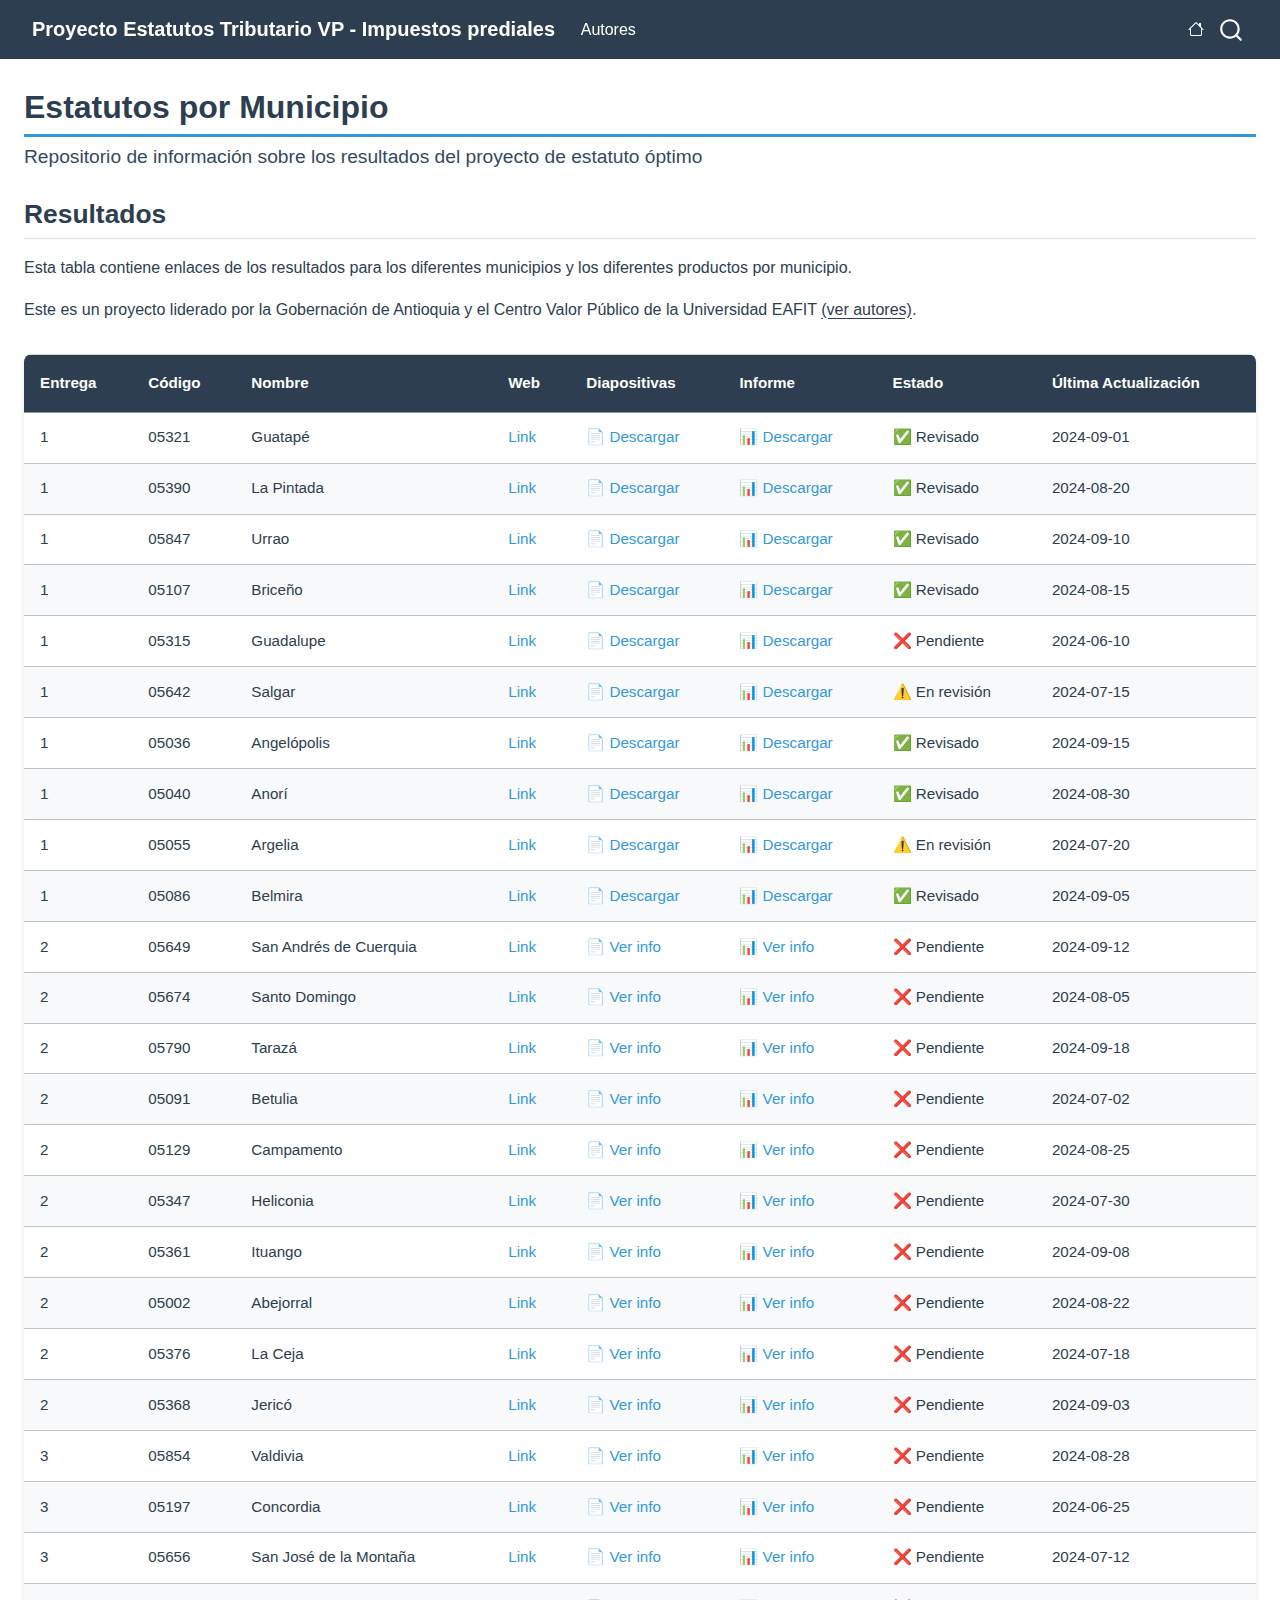
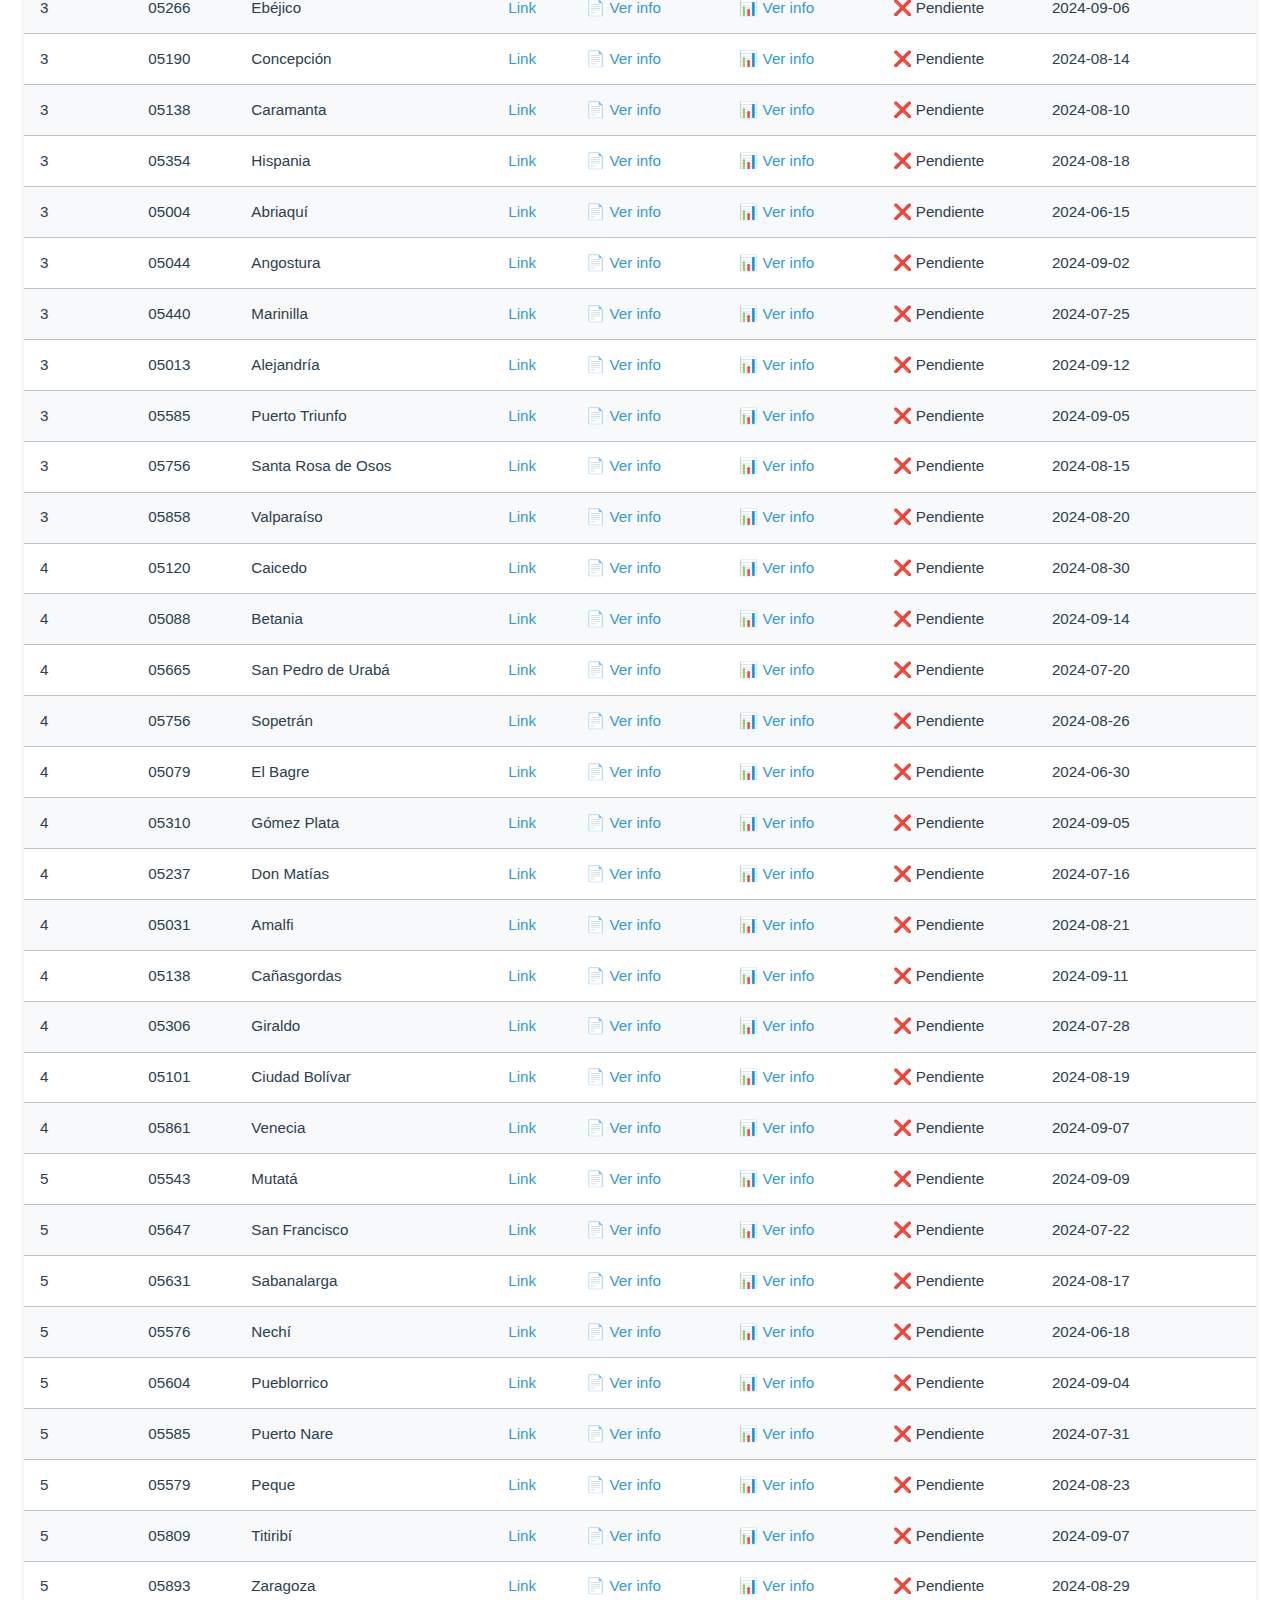
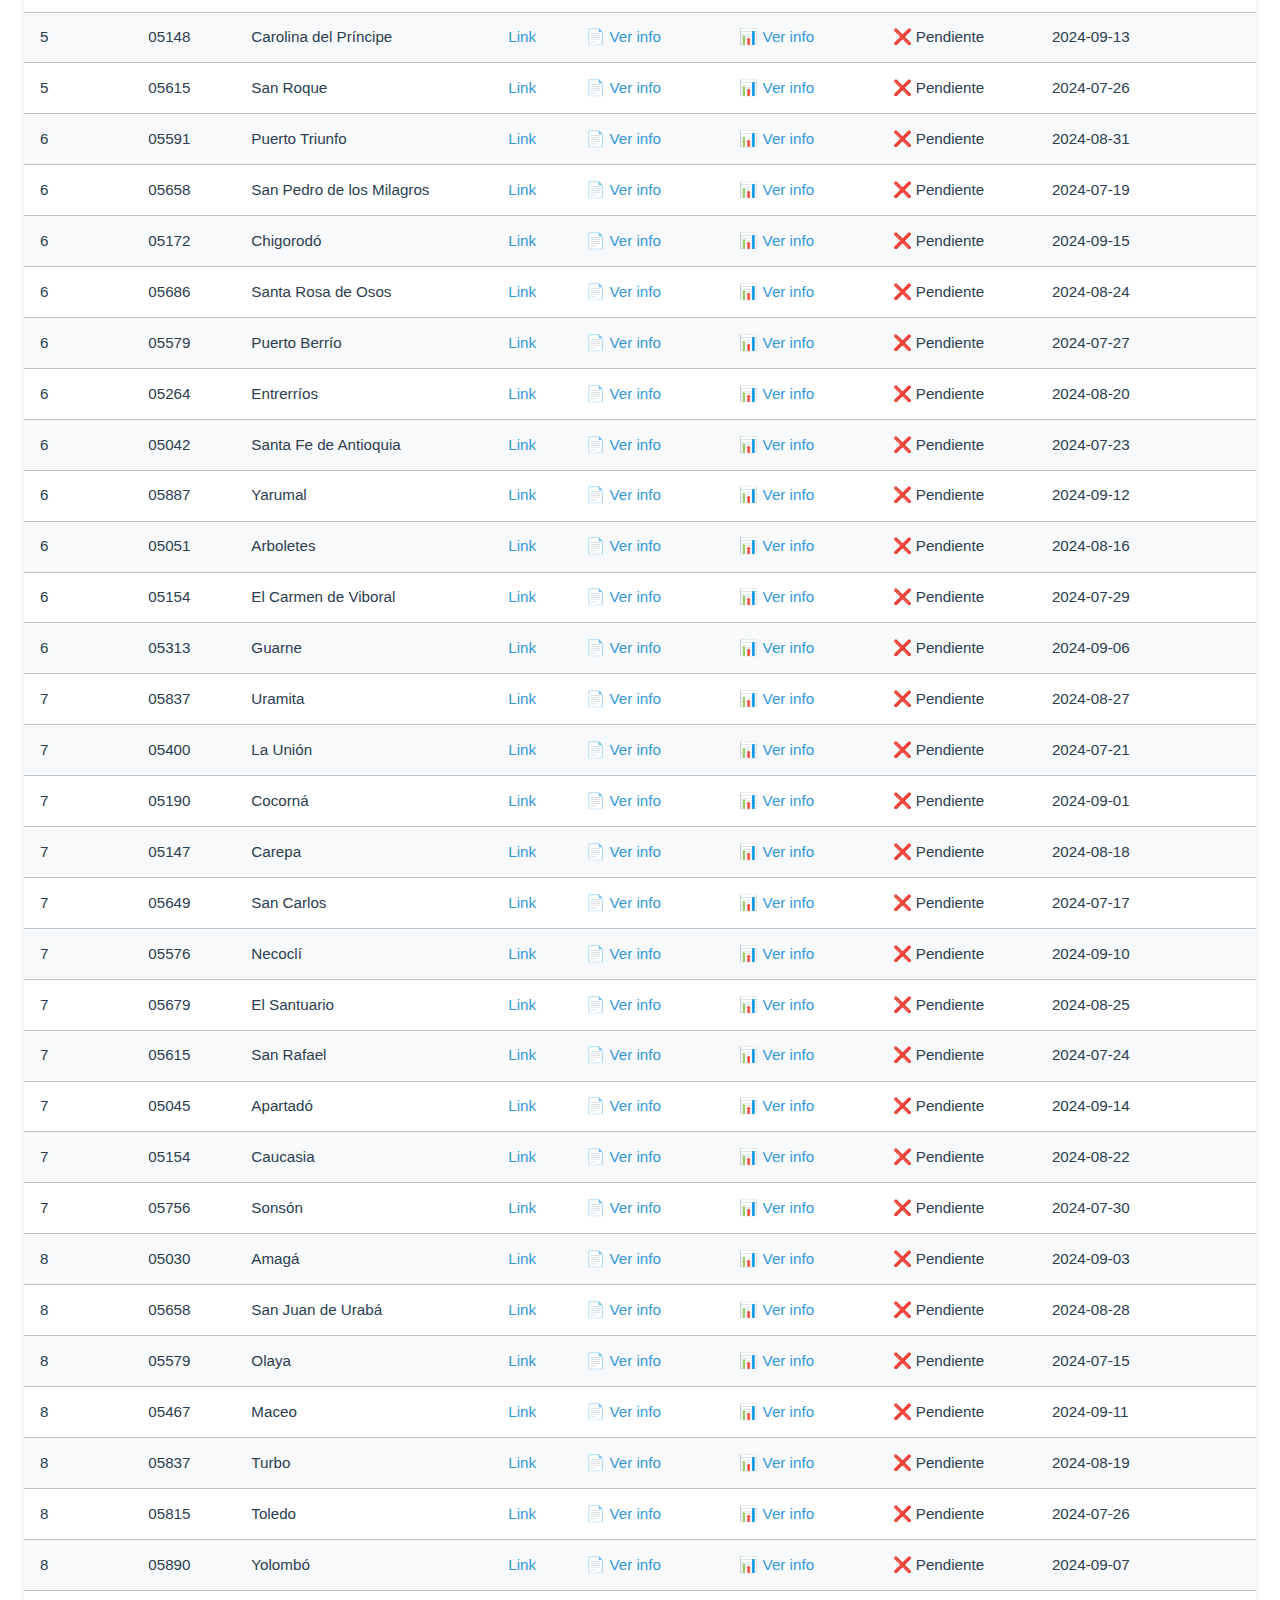
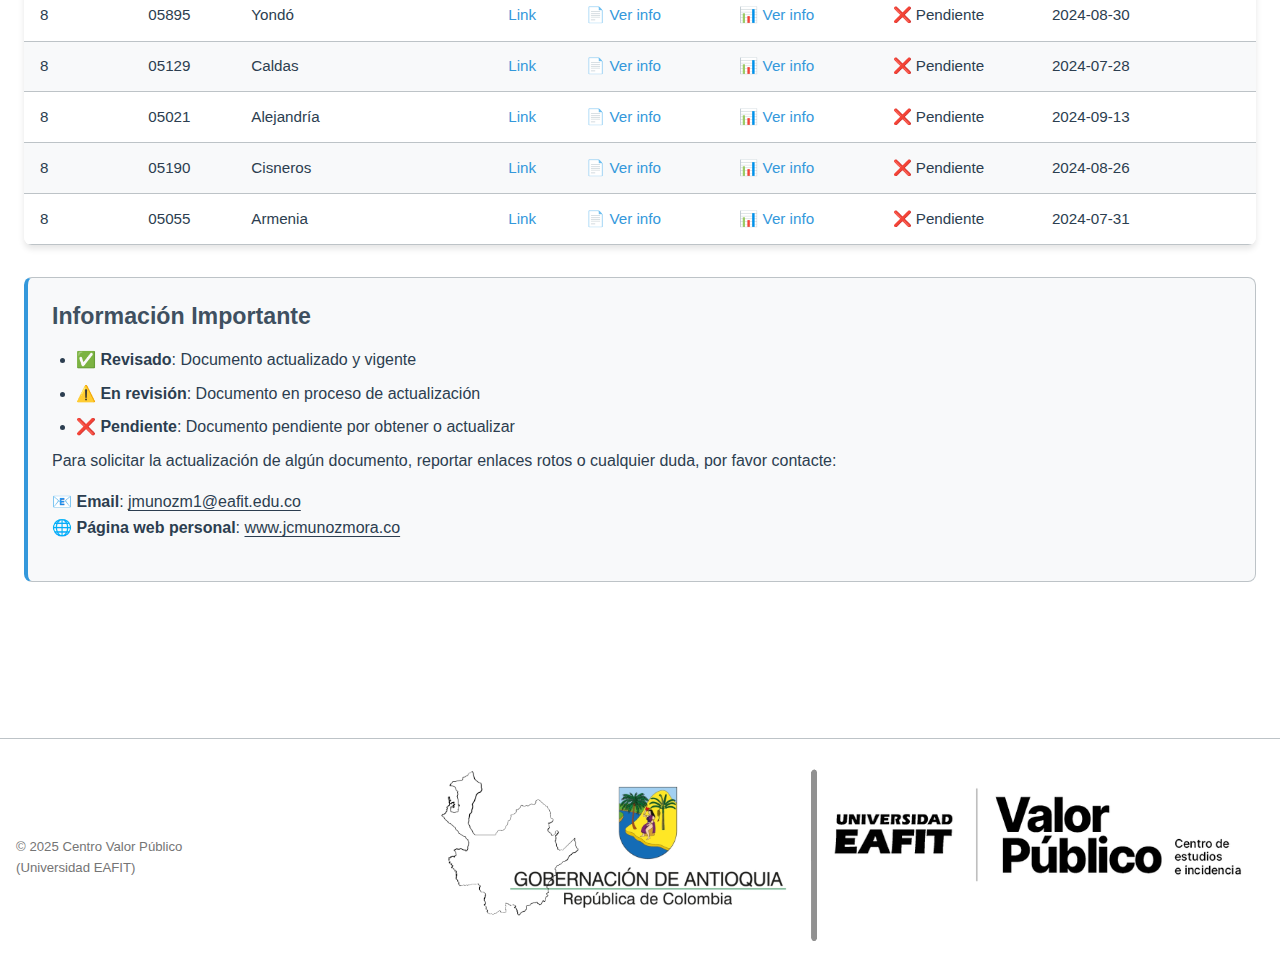
<file: docs/index 2.html>
<!DOCTYPE html>
<html xmlns="http://www.w3.org/1999/xhtml" lang="en" xml:lang="en"><head>

<meta charset="utf-8">
<meta name="generator" content="quarto-1.8.24">

<meta name="viewport" content="width=device-width, initial-scale=1.0, user-scalable=yes">


<title>Estatutos por Municipio – Proyecto Estatutos Tributario VP - Impuestos prediales</title>
<style>
code{white-space: pre-wrap;}
span.smallcaps{font-variant: small-caps;}
div.columns{display: flex; gap: min(4vw, 1.5em);}
div.column{flex: auto; overflow-x: auto;}
div.hanging-indent{margin-left: 1.5em; text-indent: -1.5em;}
ul.task-list{list-style: none;}
ul.task-list li input[type="checkbox"] {
  width: 0.8em;
  margin: 0 0.8em 0.2em -1em; /* quarto-specific, see https://github.com/quarto-dev/quarto-cli/issues/4556 */ 
  vertical-align: middle;
}
</style>


<script src="site_libs/quarto-nav/quarto-nav.js"></script>
<script src="site_libs/quarto-nav/headroom.min.js"></script>
<script src="site_libs/clipboard/clipboard.min.js"></script>
<script src="site_libs/quarto-search/autocomplete.umd.js"></script>
<script src="site_libs/quarto-search/fuse.min.js"></script>
<script src="site_libs/quarto-search/quarto-search.js"></script>
<meta name="quarto:offset" content="./">
<script src="site_libs/quarto-html/quarto.js" type="module"></script>
<script src="site_libs/quarto-html/tabsets/tabsets.js" type="module"></script>
<script src="site_libs/quarto-html/axe/axe-check.js" type="module"></script>
<script src="site_libs/quarto-html/popper.min.js"></script>
<script src="site_libs/quarto-html/tippy.umd.min.js"></script>
<script src="site_libs/quarto-html/anchor.min.js"></script>
<link href="site_libs/quarto-html/tippy.css" rel="stylesheet">
<link href="site_libs/quarto-html/quarto-syntax-highlighting-dc55a5b9e770e841cd82e46aadbfb9b0.css" rel="stylesheet" id="quarto-text-highlighting-styles">
<script src="site_libs/bootstrap/bootstrap.min.js"></script>
<link href="site_libs/bootstrap/bootstrap-icons.css" rel="stylesheet">
<link href="site_libs/bootstrap/bootstrap-0186fff2b39cc37898183fc26475a46f.min.css" rel="stylesheet" append-hash="true" id="quarto-bootstrap" data-mode="light">
<script id="quarto-search-options" type="application/json">{
  "location": "navbar",
  "copy-button": false,
  "collapse-after": 3,
  "panel-placement": "end",
  "type": "overlay",
  "limit": 50,
  "keyboard-shortcut": [
    "f",
    "/",
    "s"
  ],
  "show-item-context": false,
  "language": {
    "search-no-results-text": "No results",
    "search-matching-documents-text": "matching documents",
    "search-copy-link-title": "Copy link to search",
    "search-hide-matches-text": "Hide additional matches",
    "search-more-match-text": "more match in this document",
    "search-more-matches-text": "more matches in this document",
    "search-clear-button-title": "Clear",
    "search-text-placeholder": "",
    "search-detached-cancel-button-title": "Cancel",
    "search-submit-button-title": "Submit",
    "search-label": "Search"
  }
}</script>


<link rel="stylesheet" href="styles.css">
</head>

<body class="nav-fixed quarto-light">

<div id="quarto-search-results"></div>
  <header id="quarto-header" class="headroom fixed-top">
    <nav class="navbar navbar-expand-lg " data-bs-theme="dark">
      <div class="navbar-container container-fluid">
      <div class="navbar-brand-container mx-auto">
    <a href="./index.html" class="navbar-brand navbar-brand-logo">
    </a>
    <a class="navbar-brand" href="./index.html">
    <span class="navbar-title">Proyecto Estatutos Tributario VP - Impuestos prediales</span>
    </a>
  </div>
            <div id="quarto-search" class="" title="Search"></div>
          <button class="navbar-toggler" type="button" data-bs-toggle="collapse" data-bs-target="#navbarCollapse" aria-controls="navbarCollapse" role="menu" aria-expanded="false" aria-label="Toggle navigation" onclick="if (window.quartoToggleHeadroom) { window.quartoToggleHeadroom(); }">
  <span class="navbar-toggler-icon"></span>
</button>
          <div class="collapse navbar-collapse" id="navbarCollapse">
            <ul class="navbar-nav navbar-nav-scroll me-auto">
  <li class="nav-item">
    <a class="nav-link" href="./autores_about.html"> 
<span class="menu-text">Autores</span></a>
  </li>  
</ul>
          </div> <!-- /navcollapse -->
            <div class="quarto-navbar-tools">
    <a href="https://www.jcmunozmora.co/" title="" class="quarto-navigation-tool px-1" aria-label=""><i class="bi bi-house"></i></a>
</div>
      </div> <!-- /container-fluid -->
    </nav>
</header>
<!-- content -->
<div id="quarto-content" class="quarto-container page-columns page-rows-contents page-layout-full page-navbar">
<!-- sidebar -->
<!-- margin-sidebar -->
    
<!-- main -->
<main class="content column-page" id="quarto-document-content">

<header id="title-block-header" class="quarto-title-block default">
<div class="quarto-title">
<h1 class="title">Estatutos por Municipio</h1>
<p class="subtitle lead">Repositorio de información sobre los resultados del proyecto de estatuto óptimo</p>
</div>



<div class="quarto-title-meta column-page">

    
  
    
  </div>
  


</header>


<section id="resultados" class="level2">
<h2 class="anchored" data-anchor-id="resultados">Resultados</h2>
<p>Esta tabla contiene enlaces de los resultados para los diferentes municipios y los diferentes productos por municipio.</p>
<p>Este es un proyecto liderado por la Gobernación de Antioquia y el Centro Valor Público de la Universidad EAFIT <a href="docs/autores_about">(ver autores)</a>.</p>
<div class="table-container">
<table class="caption-top table">
<thead>
<tr class="header">
<th>Entrega</th>
<th>Código</th>
<th>Nombre</th>
<th>Web</th>
<th>Diapositivas</th>
<th>Informe</th>
<th>Estado</th>
<th>Última Actualización</th>
</tr>
</thead>
<tbody>
<tr class="odd">
<td>1</td>
<td>05321</td>
<td>Guatapé</td>
<td><a href="https://guatape.gov.co">Link</a></td>
<td><a href="docs/guatape.pdf">📄 Descargar</a></td>
<td><a href="docs/guatape-informe.pdf">📊 Descargar</a></td>
<td>✅ Revisado</td>
<td>2024-09-01</td>
</tr>
<tr class="even">
<td>1</td>
<td>05390</td>
<td>La Pintada</td>
<td><a href="https://lapintada-antioquia.gov.co">Link</a></td>
<td><a href="docs/lapintada.pdf">📄 Descargar</a></td>
<td><a href="docs/lapintada-informe.pdf">📊 Descargar</a></td>
<td>✅ Revisado</td>
<td>2024-08-20</td>
</tr>
<tr class="odd">
<td>1</td>
<td>05847</td>
<td>Urrao</td>
<td><a href="https://urrao-antioquia.gov.co">Link</a></td>
<td><a href="docs/urrao.pdf">📄 Descargar</a></td>
<td><a href="docs/urrao-informe.pdf">📊 Descargar</a></td>
<td>✅ Revisado</td>
<td>2024-09-10</td>
</tr>
<tr class="even">
<td>1</td>
<td>05107</td>
<td>Briceño</td>
<td><a href="https://briceno-antioquia.gov.co">Link</a></td>
<td><a href="docs/briceno.pdf">📄 Descargar</a></td>
<td><a href="docs/briceno-informe.pdf">📊 Descargar</a></td>
<td>✅ Revisado</td>
<td>2024-08-15</td>
</tr>
<tr class="odd">
<td>1</td>
<td>05315</td>
<td>Guadalupe</td>
<td><a href="https://guadalupe-antioquia.gov.co">Link</a></td>
<td><a href="docs/guadalupe.pdf">📄 Descargar</a></td>
<td><a href="docs/guadalupe-informe.pdf">📊 Descargar</a></td>
<td>❌ Pendiente</td>
<td>2024-06-10</td>
</tr>
<tr class="even">
<td>1</td>
<td>05642</td>
<td>Salgar</td>
<td><a href="https://salgar-antioquia.gov.co">Link</a></td>
<td><a href="docs/salgar.pdf">📄 Descargar</a></td>
<td><a href="docs/salgar-informe.pdf">📊 Descargar</a></td>
<td>⚠️ En revisión</td>
<td>2024-07-15</td>
</tr>
<tr class="odd">
<td>1</td>
<td>05036</td>
<td>Angelópolis</td>
<td><a href="https://angelopolis.gov.co">Link</a></td>
<td><a href="docs/angelopolis.pdf">📄 Descargar</a></td>
<td><a href="docs/angelopolis-informe.pdf">📊 Descargar</a></td>
<td>✅ Revisado</td>
<td>2024-09-15</td>
</tr>
<tr class="even">
<td>1</td>
<td>05040</td>
<td>Anorí</td>
<td><a href="https://anori-antioquia.gov.co">Link</a></td>
<td><a href="docs/anori.pdf">📄 Descargar</a></td>
<td><a href="docs/anori-informe.pdf">📊 Descargar</a></td>
<td>✅ Revisado</td>
<td>2024-08-30</td>
</tr>
<tr class="odd">
<td>1</td>
<td>05055</td>
<td>Argelia</td>
<td><a href="https://argelia-antioquia.gov.co">Link</a></td>
<td><a href="docs/argelia.pdf">📄 Descargar</a></td>
<td><a href="docs/argelia-informe.pdf">📊 Descargar</a></td>
<td>⚠️ En revisión</td>
<td>2024-07-20</td>
</tr>
<tr class="even">
<td>1</td>
<td>05086</td>
<td>Belmira</td>
<td><a href="https://belmira-antioquia.gov.co">Link</a></td>
<td><a href="docs/belmira.pdf">📄 Descargar</a></td>
<td><a href="docs/belmira-informe.pdf">📊 Descargar</a></td>
<td>✅ Revisado</td>
<td>2024-09-05</td>
</tr>
<tr class="odd">
<td>2</td>
<td>05649</td>
<td>San Andrés de Cuerquia</td>
<td><a href="https://sanandres-antioquia.gov.co">Link</a></td>
<td><a href="trabajando.html">📄 Ver info</a></td>
<td><a href="trabajando.html">📊 Ver info</a></td>
<td>❌ Pendiente</td>
<td>2024-09-12</td>
</tr>
<tr class="even">
<td>2</td>
<td>05674</td>
<td>Santo Domingo</td>
<td><a href="https://santodomingo-antioquia.gov.co">Link</a></td>
<td><a href="trabajando.html">📄 Ver info</a></td>
<td><a href="trabajando.html">📊 Ver info</a></td>
<td>❌ Pendiente</td>
<td>2024-08-05</td>
</tr>
<tr class="odd">
<td>2</td>
<td>05790</td>
<td>Tarazá</td>
<td><a href="https://taraza-antioquia.gov.co">Link</a></td>
<td><a href="trabajando.html">📄 Ver info</a></td>
<td><a href="trabajando.html">📊 Ver info</a></td>
<td>❌ Pendiente</td>
<td>2024-09-18</td>
</tr>
<tr class="even">
<td>2</td>
<td>05091</td>
<td>Betulia</td>
<td><a href="https://betulia-antioquia.gov.co">Link</a></td>
<td><a href="trabajando.html">📄 Ver info</a></td>
<td><a href="trabajando.html">📊 Ver info</a></td>
<td>❌ Pendiente</td>
<td>2024-07-02</td>
</tr>
<tr class="odd">
<td>2</td>
<td>05129</td>
<td>Campamento</td>
<td><a href="https://campamento-antioquia.gov.co">Link</a></td>
<td><a href="trabajando.html">📄 Ver info</a></td>
<td><a href="trabajando.html">📊 Ver info</a></td>
<td>❌ Pendiente</td>
<td>2024-08-25</td>
</tr>
<tr class="even">
<td>2</td>
<td>05347</td>
<td>Heliconia</td>
<td><a href="https://heliconia-antioquia.gov.co">Link</a></td>
<td><a href="trabajando.html">📄 Ver info</a></td>
<td><a href="trabajando.html">📊 Ver info</a></td>
<td>❌ Pendiente</td>
<td>2024-07-30</td>
</tr>
<tr class="odd">
<td>2</td>
<td>05361</td>
<td>Ituango</td>
<td><a href="https://ituango-antioquia.gov.co">Link</a></td>
<td><a href="trabajando.html">📄 Ver info</a></td>
<td><a href="trabajando.html">📊 Ver info</a></td>
<td>❌ Pendiente</td>
<td>2024-09-08</td>
</tr>
<tr class="even">
<td>2</td>
<td>05002</td>
<td>Abejorral</td>
<td><a href="https://abejorral-antioquia.gov.co">Link</a></td>
<td><a href="trabajando.html">📄 Ver info</a></td>
<td><a href="trabajando.html">📊 Ver info</a></td>
<td>❌ Pendiente</td>
<td>2024-08-22</td>
</tr>
<tr class="odd">
<td>2</td>
<td>05376</td>
<td>La Ceja</td>
<td><a href="https://laceja-antioquia.gov.co">Link</a></td>
<td><a href="trabajando.html">📄 Ver info</a></td>
<td><a href="trabajando.html">📊 Ver info</a></td>
<td>❌ Pendiente</td>
<td>2024-07-18</td>
</tr>
<tr class="even">
<td>2</td>
<td>05368</td>
<td>Jericó</td>
<td><a href="https://jerico-antioquia.gov.co">Link</a></td>
<td><a href="trabajando.html">📄 Ver info</a></td>
<td><a href="trabajando.html">📊 Ver info</a></td>
<td>❌ Pendiente</td>
<td>2024-09-03</td>
</tr>
<tr class="odd">
<td>3</td>
<td>05854</td>
<td>Valdivia</td>
<td><a href="https://valdivia-antioquia.gov.co">Link</a></td>
<td><a href="trabajando.html">📄 Ver info</a></td>
<td><a href="trabajando.html">📊 Ver info</a></td>
<td>❌ Pendiente</td>
<td>2024-08-28</td>
</tr>
<tr class="even">
<td>3</td>
<td>05197</td>
<td>Concordia</td>
<td><a href="https://concordia-antioquia.gov.co">Link</a></td>
<td><a href="trabajando.html">📄 Ver info</a></td>
<td><a href="trabajando.html">📊 Ver info</a></td>
<td>❌ Pendiente</td>
<td>2024-06-25</td>
</tr>
<tr class="odd">
<td>3</td>
<td>05656</td>
<td>San José de la Montaña</td>
<td><a href="https://sanjosemontana-antioquia.gov.co">Link</a></td>
<td><a href="trabajando.html">📄 Ver info</a></td>
<td><a href="trabajando.html">📊 Ver info</a></td>
<td>❌ Pendiente</td>
<td>2024-07-12</td>
</tr>
<tr class="even">
<td>3</td>
<td>05266</td>
<td>Ebéjico</td>
<td><a href="https://ebejico-antioquia.gov.co">Link</a></td>
<td><a href="trabajando.html">📄 Ver info</a></td>
<td><a href="trabajando.html">📊 Ver info</a></td>
<td>❌ Pendiente</td>
<td>2024-09-06</td>
</tr>
<tr class="odd">
<td>3</td>
<td>05190</td>
<td>Concepción</td>
<td><a href="https://concepcion-antioquia.gov.co">Link</a></td>
<td><a href="trabajando.html">📄 Ver info</a></td>
<td><a href="trabajando.html">📊 Ver info</a></td>
<td>❌ Pendiente</td>
<td>2024-08-14</td>
</tr>
<tr class="even">
<td>3</td>
<td>05138</td>
<td>Caramanta</td>
<td><a href="https://caramanta-antioquia.gov.co">Link</a></td>
<td><a href="trabajando.html">📄 Ver info</a></td>
<td><a href="trabajando.html">📊 Ver info</a></td>
<td>❌ Pendiente</td>
<td>2024-08-10</td>
</tr>
<tr class="odd">
<td>3</td>
<td>05354</td>
<td>Hispania</td>
<td><a href="https://hispania-antioquia.gov.co">Link</a></td>
<td><a href="trabajando.html">📄 Ver info</a></td>
<td><a href="trabajando.html">📊 Ver info</a></td>
<td>❌ Pendiente</td>
<td>2024-08-18</td>
</tr>
<tr class="even">
<td>3</td>
<td>05004</td>
<td>Abriaquí</td>
<td><a href="https://abriaqui-antioquia.gov.co">Link</a></td>
<td><a href="trabajando.html">📄 Ver info</a></td>
<td><a href="trabajando.html">📊 Ver info</a></td>
<td>❌ Pendiente</td>
<td>2024-06-15</td>
</tr>
<tr class="odd">
<td>3</td>
<td>05044</td>
<td>Angostura</td>
<td><a href="https://angostura-antioquia.gov.co">Link</a></td>
<td><a href="trabajando.html">📄 Ver info</a></td>
<td><a href="trabajando.html">📊 Ver info</a></td>
<td>❌ Pendiente</td>
<td>2024-09-02</td>
</tr>
<tr class="even">
<td>3</td>
<td>05440</td>
<td>Marinilla</td>
<td><a href="https://marinilla-antioquia.gov.co">Link</a></td>
<td><a href="trabajando.html">📄 Ver info</a></td>
<td><a href="trabajando.html">📊 Ver info</a></td>
<td>❌ Pendiente</td>
<td>2024-07-25</td>
</tr>
<tr class="odd">
<td>3</td>
<td>05013</td>
<td>Alejandría</td>
<td><a href="https://alejandria-antioquia.gov.co">Link</a></td>
<td><a href="trabajando.html">📄 Ver info</a></td>
<td><a href="trabajando.html">📊 Ver info</a></td>
<td>❌ Pendiente</td>
<td>2024-09-12</td>
</tr>
<tr class="even">
<td>3</td>
<td>05585</td>
<td>Puerto Triunfo</td>
<td><a href="https://puertotriunfo-antioquia.gov.co">Link</a></td>
<td><a href="trabajando.html">📄 Ver info</a></td>
<td><a href="trabajando.html">📊 Ver info</a></td>
<td>❌ Pendiente</td>
<td>2024-09-05</td>
</tr>
<tr class="odd">
<td>3</td>
<td>05756</td>
<td>Santa Rosa de Osos</td>
<td><a href="https://santarosa-antioquia.gov.co">Link</a></td>
<td><a href="trabajando.html">📄 Ver info</a></td>
<td><a href="trabajando.html">📊 Ver info</a></td>
<td>❌ Pendiente</td>
<td>2024-08-15</td>
</tr>
<tr class="even">
<td>3</td>
<td>05858</td>
<td>Valparaíso</td>
<td><a href="https://valparaiso-antioquia.gov.co">Link</a></td>
<td><a href="trabajando.html">📄 Ver info</a></td>
<td><a href="trabajando.html">📊 Ver info</a></td>
<td>❌ Pendiente</td>
<td>2024-08-20</td>
</tr>
<tr class="odd">
<td>4</td>
<td>05120</td>
<td>Caicedo</td>
<td><a href="https://caicedo-antioquia.gov.co">Link</a></td>
<td><a href="trabajando.html">📄 Ver info</a></td>
<td><a href="trabajando.html">📊 Ver info</a></td>
<td>❌ Pendiente</td>
<td>2024-08-30</td>
</tr>
<tr class="even">
<td>4</td>
<td>05088</td>
<td>Betania</td>
<td><a href="https://betania-antioquia.gov.co">Link</a></td>
<td><a href="trabajando.html">📄 Ver info</a></td>
<td><a href="trabajando.html">📊 Ver info</a></td>
<td>❌ Pendiente</td>
<td>2024-09-14</td>
</tr>
<tr class="odd">
<td>4</td>
<td>05665</td>
<td>San Pedro de Urabá</td>
<td><a href="https://sanpedro-antioquia.gov.co">Link</a></td>
<td><a href="trabajando.html">📄 Ver info</a></td>
<td><a href="trabajando.html">📊 Ver info</a></td>
<td>❌ Pendiente</td>
<td>2024-07-20</td>
</tr>
<tr class="even">
<td>4</td>
<td>05756</td>
<td>Sopetrán</td>
<td><a href="https://sopetran-antioquia.gov.co">Link</a></td>
<td><a href="trabajando.html">📄 Ver info</a></td>
<td><a href="trabajando.html">📊 Ver info</a></td>
<td>❌ Pendiente</td>
<td>2024-08-26</td>
</tr>
<tr class="odd">
<td>4</td>
<td>05079</td>
<td>El Bagre</td>
<td><a href="https://elbagre-antioquia.gov.co">Link</a></td>
<td><a href="trabajando.html">📄 Ver info</a></td>
<td><a href="trabajando.html">📊 Ver info</a></td>
<td>❌ Pendiente</td>
<td>2024-06-30</td>
</tr>
<tr class="even">
<td>4</td>
<td>05310</td>
<td>Gómez Plata</td>
<td><a href="https://gomezplata-antioquia.gov.co">Link</a></td>
<td><a href="trabajando.html">📄 Ver info</a></td>
<td><a href="trabajando.html">📊 Ver info</a></td>
<td>❌ Pendiente</td>
<td>2024-09-05</td>
</tr>
<tr class="odd">
<td>4</td>
<td>05237</td>
<td>Don Matías</td>
<td><a href="https://donmatias-antioquia.gov.co">Link</a></td>
<td><a href="trabajando.html">📄 Ver info</a></td>
<td><a href="trabajando.html">📊 Ver info</a></td>
<td>❌ Pendiente</td>
<td>2024-07-16</td>
</tr>
<tr class="even">
<td>4</td>
<td>05031</td>
<td>Amalfi</td>
<td><a href="https://amalfi-antioquia.gov.co">Link</a></td>
<td><a href="trabajando.html">📄 Ver info</a></td>
<td><a href="trabajando.html">📊 Ver info</a></td>
<td>❌ Pendiente</td>
<td>2024-08-21</td>
</tr>
<tr class="odd">
<td>4</td>
<td>05138</td>
<td>Cañasgordas</td>
<td><a href="https://canasgordas-antioquia.gov.co">Link</a></td>
<td><a href="trabajando.html">📄 Ver info</a></td>
<td><a href="trabajando.html">📊 Ver info</a></td>
<td>❌ Pendiente</td>
<td>2024-09-11</td>
</tr>
<tr class="even">
<td>4</td>
<td>05306</td>
<td>Giraldo</td>
<td><a href="https://giraldo-antioquia.gov.co">Link</a></td>
<td><a href="trabajando.html">📄 Ver info</a></td>
<td><a href="trabajando.html">📊 Ver info</a></td>
<td>❌ Pendiente</td>
<td>2024-07-28</td>
</tr>
<tr class="odd">
<td>4</td>
<td>05101</td>
<td>Ciudad Bolívar</td>
<td><a href="https://ciudadbolivar-antioquia.gov.co">Link</a></td>
<td><a href="trabajando.html">📄 Ver info</a></td>
<td><a href="trabajando.html">📊 Ver info</a></td>
<td>❌ Pendiente</td>
<td>2024-08-19</td>
</tr>
<tr class="even">
<td>4</td>
<td>05861</td>
<td>Venecia</td>
<td><a href="https://venecia-antioquia.gov.co">Link</a></td>
<td><a href="trabajando.html">📄 Ver info</a></td>
<td><a href="trabajando.html">📊 Ver info</a></td>
<td>❌ Pendiente</td>
<td>2024-09-07</td>
</tr>
<tr class="odd">
<td>5</td>
<td>05543</td>
<td>Mutatá</td>
<td><a href="https://mutata-antioquia.gov.co">Link</a></td>
<td><a href="trabajando.html">📄 Ver info</a></td>
<td><a href="trabajando.html">📊 Ver info</a></td>
<td>❌ Pendiente</td>
<td>2024-09-09</td>
</tr>
<tr class="even">
<td>5</td>
<td>05647</td>
<td>San Francisco</td>
<td><a href="https://sanfrancisco-antioquia.gov.co">Link</a></td>
<td><a href="trabajando.html">📄 Ver info</a></td>
<td><a href="trabajando.html">📊 Ver info</a></td>
<td>❌ Pendiente</td>
<td>2024-07-22</td>
</tr>
<tr class="odd">
<td>5</td>
<td>05631</td>
<td>Sabanalarga</td>
<td><a href="https://sabanalarga-antioquia.gov.co">Link</a></td>
<td><a href="trabajando.html">📄 Ver info</a></td>
<td><a href="trabajando.html">📊 Ver info</a></td>
<td>❌ Pendiente</td>
<td>2024-08-17</td>
</tr>
<tr class="even">
<td>5</td>
<td>05576</td>
<td>Nechí</td>
<td><a href="https://nechi-antioquia.gov.co">Link</a></td>
<td><a href="trabajando.html">📄 Ver info</a></td>
<td><a href="trabajando.html">📊 Ver info</a></td>
<td>❌ Pendiente</td>
<td>2024-06-18</td>
</tr>
<tr class="odd">
<td>5</td>
<td>05604</td>
<td>Pueblorrico</td>
<td><a href="https://pueblorrico-antioquia.gov.co">Link</a></td>
<td><a href="trabajando.html">📄 Ver info</a></td>
<td><a href="trabajando.html">📊 Ver info</a></td>
<td>❌ Pendiente</td>
<td>2024-09-04</td>
</tr>
<tr class="even">
<td>5</td>
<td>05585</td>
<td>Puerto Nare</td>
<td><a href="https://puertonare-antioquia.gov.co">Link</a></td>
<td><a href="trabajando.html">📄 Ver info</a></td>
<td><a href="trabajando.html">📊 Ver info</a></td>
<td>❌ Pendiente</td>
<td>2024-07-31</td>
</tr>
<tr class="odd">
<td>5</td>
<td>05579</td>
<td>Peque</td>
<td><a href="https://peque-antioquia.gov.co">Link</a></td>
<td><a href="trabajando.html">📄 Ver info</a></td>
<td><a href="trabajando.html">📊 Ver info</a></td>
<td>❌ Pendiente</td>
<td>2024-08-23</td>
</tr>
<tr class="even">
<td>5</td>
<td>05809</td>
<td>Titiribí</td>
<td><a href="https://titiribi-antioquia.gov.co">Link</a></td>
<td><a href="trabajando.html">📄 Ver info</a></td>
<td><a href="trabajando.html">📊 Ver info</a></td>
<td>❌ Pendiente</td>
<td>2024-09-07</td>
</tr>
<tr class="odd">
<td>5</td>
<td>05893</td>
<td>Zaragoza</td>
<td><a href="https://zaragoza-antioquia.gov.co">Link</a></td>
<td><a href="trabajando.html">📄 Ver info</a></td>
<td><a href="trabajando.html">📊 Ver info</a></td>
<td>❌ Pendiente</td>
<td>2024-08-29</td>
</tr>
<tr class="even">
<td>5</td>
<td>05148</td>
<td>Carolina del Príncipe</td>
<td><a href="https://carolinaprincipe-antioquia.gov.co">Link</a></td>
<td><a href="trabajando.html">📄 Ver info</a></td>
<td><a href="trabajando.html">📊 Ver info</a></td>
<td>❌ Pendiente</td>
<td>2024-09-13</td>
</tr>
<tr class="odd">
<td>5</td>
<td>05615</td>
<td>San Roque</td>
<td><a href="https://sanroque-antioquia.gov.co">Link</a></td>
<td><a href="trabajando.html">📄 Ver info</a></td>
<td><a href="trabajando.html">📊 Ver info</a></td>
<td>❌ Pendiente</td>
<td>2024-07-26</td>
</tr>
<tr class="even">
<td>6</td>
<td>05591</td>
<td>Puerto Triunfo</td>
<td><a href="https://puertotriunfo-antioquia.gov.co">Link</a></td>
<td><a href="trabajando.html">📄 Ver info</a></td>
<td><a href="trabajando.html">📊 Ver info</a></td>
<td>❌ Pendiente</td>
<td>2024-08-31</td>
</tr>
<tr class="odd">
<td>6</td>
<td>05658</td>
<td>San Pedro de los Milagros</td>
<td><a href="https://sanpedromilagros-antioquia.gov.co">Link</a></td>
<td><a href="trabajando.html">📄 Ver info</a></td>
<td><a href="trabajando.html">📊 Ver info</a></td>
<td>❌ Pendiente</td>
<td>2024-07-19</td>
</tr>
<tr class="even">
<td>6</td>
<td>05172</td>
<td>Chigorodó</td>
<td><a href="https://chigorodo-antioquia.gov.co">Link</a></td>
<td><a href="trabajando.html">📄 Ver info</a></td>
<td><a href="trabajando.html">📊 Ver info</a></td>
<td>❌ Pendiente</td>
<td>2024-09-15</td>
</tr>
<tr class="odd">
<td>6</td>
<td>05686</td>
<td>Santa Rosa de Osos</td>
<td><a href="https://santarosa-antioquia.gov.co">Link</a></td>
<td><a href="trabajando.html">📄 Ver info</a></td>
<td><a href="trabajando.html">📊 Ver info</a></td>
<td>❌ Pendiente</td>
<td>2024-08-24</td>
</tr>
<tr class="even">
<td>6</td>
<td>05579</td>
<td>Puerto Berrío</td>
<td><a href="https://puertoberrio-antioquia.gov.co">Link</a></td>
<td><a href="trabajando.html">📄 Ver info</a></td>
<td><a href="trabajando.html">📊 Ver info</a></td>
<td>❌ Pendiente</td>
<td>2024-07-27</td>
</tr>
<tr class="odd">
<td>6</td>
<td>05264</td>
<td>Entrerríos</td>
<td><a href="https://entrerrios-antioquia.gov.co">Link</a></td>
<td><a href="trabajando.html">📄 Ver info</a></td>
<td><a href="trabajando.html">📊 Ver info</a></td>
<td>❌ Pendiente</td>
<td>2024-08-20</td>
</tr>
<tr class="even">
<td>6</td>
<td>05042</td>
<td>Santa Fe de Antioquia</td>
<td><a href="https://santafe-antioquia.gov.co">Link</a></td>
<td><a href="trabajando.html">📄 Ver info</a></td>
<td><a href="trabajando.html">📊 Ver info</a></td>
<td>❌ Pendiente</td>
<td>2024-07-23</td>
</tr>
<tr class="odd">
<td>6</td>
<td>05887</td>
<td>Yarumal</td>
<td><a href="https://yarumal-antioquia.gov.co">Link</a></td>
<td><a href="trabajando.html">📄 Ver info</a></td>
<td><a href="trabajando.html">📊 Ver info</a></td>
<td>❌ Pendiente</td>
<td>2024-09-12</td>
</tr>
<tr class="even">
<td>6</td>
<td>05051</td>
<td>Arboletes</td>
<td><a href="https://arboletes-antioquia.gov.co">Link</a></td>
<td><a href="trabajando.html">📄 Ver info</a></td>
<td><a href="trabajando.html">📊 Ver info</a></td>
<td>❌ Pendiente</td>
<td>2024-08-16</td>
</tr>
<tr class="odd">
<td>6</td>
<td>05154</td>
<td>El Carmen de Viboral</td>
<td><a href="https://carmendeviboral-antioquia.gov.co">Link</a></td>
<td><a href="trabajando.html">📄 Ver info</a></td>
<td><a href="trabajando.html">📊 Ver info</a></td>
<td>❌ Pendiente</td>
<td>2024-07-29</td>
</tr>
<tr class="even">
<td>6</td>
<td>05313</td>
<td>Guarne</td>
<td><a href="https://guarne-antioquia.gov.co">Link</a></td>
<td><a href="trabajando.html">📄 Ver info</a></td>
<td><a href="trabajando.html">📊 Ver info</a></td>
<td>❌ Pendiente</td>
<td>2024-09-06</td>
</tr>
<tr class="odd">
<td>7</td>
<td>05837</td>
<td>Uramita</td>
<td><a href="https://uramita-antioquia.gov.co">Link</a></td>
<td><a href="trabajando.html">📄 Ver info</a></td>
<td><a href="trabajando.html">📊 Ver info</a></td>
<td>❌ Pendiente</td>
<td>2024-08-27</td>
</tr>
<tr class="even">
<td>7</td>
<td>05400</td>
<td>La Unión</td>
<td><a href="https://launion-antioquia.gov.co">Link</a></td>
<td><a href="trabajando.html">📄 Ver info</a></td>
<td><a href="trabajando.html">📊 Ver info</a></td>
<td>❌ Pendiente</td>
<td>2024-07-21</td>
</tr>
<tr class="odd">
<td>7</td>
<td>05190</td>
<td>Cocorná</td>
<td><a href="https://cocorna-antioquia.gov.co">Link</a></td>
<td><a href="trabajando.html">📄 Ver info</a></td>
<td><a href="trabajando.html">📊 Ver info</a></td>
<td>❌ Pendiente</td>
<td>2024-09-01</td>
</tr>
<tr class="even">
<td>7</td>
<td>05147</td>
<td>Carepa</td>
<td><a href="https://carepa-antioquia.gov.co">Link</a></td>
<td><a href="trabajando.html">📄 Ver info</a></td>
<td><a href="trabajando.html">📊 Ver info</a></td>
<td>❌ Pendiente</td>
<td>2024-08-18</td>
</tr>
<tr class="odd">
<td>7</td>
<td>05649</td>
<td>San Carlos</td>
<td><a href="https://sancarlos-antioquia.gov.co">Link</a></td>
<td><a href="trabajando.html">📄 Ver info</a></td>
<td><a href="trabajando.html">📊 Ver info</a></td>
<td>❌ Pendiente</td>
<td>2024-07-17</td>
</tr>
<tr class="even">
<td>7</td>
<td>05576</td>
<td>Necoclí</td>
<td><a href="https://necocli-antioquia.gov.co">Link</a></td>
<td><a href="trabajando.html">📄 Ver info</a></td>
<td><a href="trabajando.html">📊 Ver info</a></td>
<td>❌ Pendiente</td>
<td>2024-09-10</td>
</tr>
<tr class="odd">
<td>7</td>
<td>05679</td>
<td>El Santuario</td>
<td><a href="https://elsantuario-antioquia.gov.co">Link</a></td>
<td><a href="trabajando.html">📄 Ver info</a></td>
<td><a href="trabajando.html">📊 Ver info</a></td>
<td>❌ Pendiente</td>
<td>2024-08-25</td>
</tr>
<tr class="even">
<td>7</td>
<td>05615</td>
<td>San Rafael</td>
<td><a href="https://sanrafael-antioquia.gov.co">Link</a></td>
<td><a href="trabajando.html">📄 Ver info</a></td>
<td><a href="trabajando.html">📊 Ver info</a></td>
<td>❌ Pendiente</td>
<td>2024-07-24</td>
</tr>
<tr class="odd">
<td>7</td>
<td>05045</td>
<td>Apartadó</td>
<td><a href="https://apartado-antioquia.gov.co">Link</a></td>
<td><a href="trabajando.html">📄 Ver info</a></td>
<td><a href="trabajando.html">📊 Ver info</a></td>
<td>❌ Pendiente</td>
<td>2024-09-14</td>
</tr>
<tr class="even">
<td>7</td>
<td>05154</td>
<td>Caucasia</td>
<td><a href="https://caucasia-antioquia.gov.co">Link</a></td>
<td><a href="trabajando.html">📄 Ver info</a></td>
<td><a href="trabajando.html">📊 Ver info</a></td>
<td>❌ Pendiente</td>
<td>2024-08-22</td>
</tr>
<tr class="odd">
<td>7</td>
<td>05756</td>
<td>Sonsón</td>
<td><a href="https://sonson-antioquia.gov.co">Link</a></td>
<td><a href="trabajando.html">📄 Ver info</a></td>
<td><a href="trabajando.html">📊 Ver info</a></td>
<td>❌ Pendiente</td>
<td>2024-07-30</td>
</tr>
<tr class="even">
<td>8</td>
<td>05030</td>
<td>Amagá</td>
<td><a href="https://amaga-antioquia.gov.co">Link</a></td>
<td><a href="trabajando.html">📄 Ver info</a></td>
<td><a href="trabajando.html">📊 Ver info</a></td>
<td>❌ Pendiente</td>
<td>2024-09-03</td>
</tr>
<tr class="odd">
<td>8</td>
<td>05658</td>
<td>San Juan de Urabá</td>
<td><a href="https://sanjuanuraba-antioquia.gov.co">Link</a></td>
<td><a href="trabajando.html">📄 Ver info</a></td>
<td><a href="trabajando.html">📊 Ver info</a></td>
<td>❌ Pendiente</td>
<td>2024-08-28</td>
</tr>
<tr class="even">
<td>8</td>
<td>05579</td>
<td>Olaya</td>
<td><a href="https://olaya-antioquia.gov.co">Link</a></td>
<td><a href="trabajando.html">📄 Ver info</a></td>
<td><a href="trabajando.html">📊 Ver info</a></td>
<td>❌ Pendiente</td>
<td>2024-07-15</td>
</tr>
<tr class="odd">
<td>8</td>
<td>05467</td>
<td>Maceo</td>
<td><a href="https://maceo-antioquia.gov.co">Link</a></td>
<td><a href="trabajando.html">📄 Ver info</a></td>
<td><a href="trabajando.html">📊 Ver info</a></td>
<td>❌ Pendiente</td>
<td>2024-09-11</td>
</tr>
<tr class="even">
<td>8</td>
<td>05837</td>
<td>Turbo</td>
<td><a href="https://turbo-antioquia.gov.co">Link</a></td>
<td><a href="trabajando.html">📄 Ver info</a></td>
<td><a href="trabajando.html">📊 Ver info</a></td>
<td>❌ Pendiente</td>
<td>2024-08-19</td>
</tr>
<tr class="odd">
<td>8</td>
<td>05815</td>
<td>Toledo</td>
<td><a href="https://toledo-antioquia.gov.co">Link</a></td>
<td><a href="trabajando.html">📄 Ver info</a></td>
<td><a href="trabajando.html">📊 Ver info</a></td>
<td>❌ Pendiente</td>
<td>2024-07-26</td>
</tr>
<tr class="even">
<td>8</td>
<td>05890</td>
<td>Yolombó</td>
<td><a href="https://yolombo-antioquia.gov.co">Link</a></td>
<td><a href="trabajando.html">📄 Ver info</a></td>
<td><a href="trabajando.html">📊 Ver info</a></td>
<td>❌ Pendiente</td>
<td>2024-09-07</td>
</tr>
<tr class="odd">
<td>8</td>
<td>05895</td>
<td>Yondó</td>
<td><a href="https://yondo-antioquia.gov.co">Link</a></td>
<td><a href="trabajando.html">📄 Ver info</a></td>
<td><a href="trabajando.html">📊 Ver info</a></td>
<td>❌ Pendiente</td>
<td>2024-08-30</td>
</tr>
<tr class="even">
<td>8</td>
<td>05129</td>
<td>Caldas</td>
<td><a href="https://caldas-antioquia.gov.co">Link</a></td>
<td><a href="trabajando.html">📄 Ver info</a></td>
<td><a href="trabajando.html">📊 Ver info</a></td>
<td>❌ Pendiente</td>
<td>2024-07-28</td>
</tr>
<tr class="odd">
<td>8</td>
<td>05021</td>
<td>Alejandría</td>
<td><a href="https://alejandria-antioquia.gov.co">Link</a></td>
<td><a href="trabajando.html">📄 Ver info</a></td>
<td><a href="trabajando.html">📊 Ver info</a></td>
<td>❌ Pendiente</td>
<td>2024-09-13</td>
</tr>
<tr class="even">
<td>8</td>
<td>05190</td>
<td>Cisneros</td>
<td><a href="https://cisneros-antioquia.gov.co">Link</a></td>
<td><a href="trabajando.html">📄 Ver info</a></td>
<td><a href="trabajando.html">📊 Ver info</a></td>
<td>❌ Pendiente</td>
<td>2024-08-26</td>
</tr>
<tr class="odd">
<td>8</td>
<td>05055</td>
<td>Armenia</td>
<td><a href="https://armenia-antioquia.gov.co">Link</a></td>
<td><a href="trabajando.html">📄 Ver info</a></td>
<td><a href="trabajando.html">📊 Ver info</a></td>
<td>❌ Pendiente</td>
<td>2024-07-31</td>
</tr>
</tbody>
</table>
</div>
<section id="información-importante" class="level3 info-box">
<h3 class="anchored" data-anchor-id="información-importante">Información Importante</h3>
<ul>
<li><strong>✅ Revisado</strong>: Documento actualizado y vigente</li>
<li><strong>⚠️ En revisión</strong>: Documento en proceso de actualización</li>
<li><strong>❌ Pendiente</strong>: Documento pendiente por obtener o actualizar</li>
</ul>
<p>Para solicitar la actualización de algún documento, reportar enlaces rotos o cualquier duda, por favor contacte:</p>
<p>📧 <strong>Email</strong>: <a href="mailto:jmunozm1@eafit.edu.co">jmunozm1@eafit.edu.co</a><br>
🌐 <strong>Página web personal</strong>: <a href="https://www.jcmunozmora.co">www.jcmunozmora.co</a></p>
</section>


</section>

</main> <!-- /main -->
<script id="quarto-html-after-body" type="application/javascript">
  window.document.addEventListener("DOMContentLoaded", function (event) {
    const icon = "";
    const anchorJS = new window.AnchorJS();
    anchorJS.options = {
      placement: 'right',
      icon: icon
    };
    anchorJS.add('.anchored');
    const isCodeAnnotation = (el) => {
      for (const clz of el.classList) {
        if (clz.startsWith('code-annotation-')) {                     
          return true;
        }
      }
      return false;
    }
    const onCopySuccess = function(e) {
      // button target
      const button = e.trigger;
      // don't keep focus
      button.blur();
      // flash "checked"
      button.classList.add('code-copy-button-checked');
      var currentTitle = button.getAttribute("title");
      button.setAttribute("title", "Copied!");
      let tooltip;
      if (window.bootstrap) {
        button.setAttribute("data-bs-toggle", "tooltip");
        button.setAttribute("data-bs-placement", "left");
        button.setAttribute("data-bs-title", "Copied!");
        tooltip = new bootstrap.Tooltip(button, 
          { trigger: "manual", 
            customClass: "code-copy-button-tooltip",
            offset: [0, -8]});
        tooltip.show();    
      }
      setTimeout(function() {
        if (tooltip) {
          tooltip.hide();
          button.removeAttribute("data-bs-title");
          button.removeAttribute("data-bs-toggle");
          button.removeAttribute("data-bs-placement");
        }
        button.setAttribute("title", currentTitle);
        button.classList.remove('code-copy-button-checked');
      }, 1000);
      // clear code selection
      e.clearSelection();
    }
    const getTextToCopy = function(trigger) {
      const outerScaffold = trigger.parentElement.cloneNode(true);
      const codeEl = outerScaffold.querySelector('code');
      for (const childEl of codeEl.children) {
        if (isCodeAnnotation(childEl)) {
          childEl.remove();
        }
      }
      return codeEl.innerText;
    }
    const clipboard = new window.ClipboardJS('.code-copy-button:not([data-in-quarto-modal])', {
      text: getTextToCopy
    });
    clipboard.on('success', onCopySuccess);
    if (window.document.getElementById('quarto-embedded-source-code-modal')) {
      const clipboardModal = new window.ClipboardJS('.code-copy-button[data-in-quarto-modal]', {
        text: getTextToCopy,
        container: window.document.getElementById('quarto-embedded-source-code-modal')
      });
      clipboardModal.on('success', onCopySuccess);
    }
      var localhostRegex = new RegExp(/^(?:http|https):\/\/localhost\:?[0-9]*\//);
      var mailtoRegex = new RegExp(/^mailto:/);
        var filterRegex = new RegExp('/' + window.location.host + '/');
      var isInternal = (href) => {
          return filterRegex.test(href) || localhostRegex.test(href) || mailtoRegex.test(href);
      }
      // Inspect non-navigation links and adorn them if external
     var links = window.document.querySelectorAll('a[href]:not(.nav-link):not(.navbar-brand):not(.toc-action):not(.sidebar-link):not(.sidebar-item-toggle):not(.pagination-link):not(.no-external):not([aria-hidden]):not(.dropdown-item):not(.quarto-navigation-tool):not(.about-link)');
      for (var i=0; i<links.length; i++) {
        const link = links[i];
        if (!isInternal(link.href)) {
          // undo the damage that might have been done by quarto-nav.js in the case of
          // links that we want to consider external
          if (link.dataset.originalHref !== undefined) {
            link.href = link.dataset.originalHref;
          }
        }
      }
    function tippyHover(el, contentFn, onTriggerFn, onUntriggerFn) {
      const config = {
        allowHTML: true,
        maxWidth: 500,
        delay: 100,
        arrow: false,
        appendTo: function(el) {
            return el.parentElement;
        },
        interactive: true,
        interactiveBorder: 10,
        theme: 'quarto',
        placement: 'bottom-start',
      };
      if (contentFn) {
        config.content = contentFn;
      }
      if (onTriggerFn) {
        config.onTrigger = onTriggerFn;
      }
      if (onUntriggerFn) {
        config.onUntrigger = onUntriggerFn;
      }
      window.tippy(el, config); 
    }
    const noterefs = window.document.querySelectorAll('a[role="doc-noteref"]');
    for (var i=0; i<noterefs.length; i++) {
      const ref = noterefs[i];
      tippyHover(ref, function() {
        // use id or data attribute instead here
        let href = ref.getAttribute('data-footnote-href') || ref.getAttribute('href');
        try { href = new URL(href).hash; } catch {}
        const id = href.replace(/^#\/?/, "");
        const note = window.document.getElementById(id);
        if (note) {
          return note.innerHTML;
        } else {
          return "";
        }
      });
    }
    const xrefs = window.document.querySelectorAll('a.quarto-xref');
    const processXRef = (id, note) => {
      // Strip column container classes
      const stripColumnClz = (el) => {
        el.classList.remove("page-full", "page-columns");
        if (el.children) {
          for (const child of el.children) {
            stripColumnClz(child);
          }
        }
      }
      stripColumnClz(note)
      if (id === null || id.startsWith('sec-')) {
        // Special case sections, only their first couple elements
        const container = document.createElement("div");
        if (note.children && note.children.length > 2) {
          container.appendChild(note.children[0].cloneNode(true));
          for (let i = 1; i < note.children.length; i++) {
            const child = note.children[i];
            if (child.tagName === "P" && child.innerText === "") {
              continue;
            } else {
              container.appendChild(child.cloneNode(true));
              break;
            }
          }
          if (window.Quarto?.typesetMath) {
            window.Quarto.typesetMath(container);
          }
          return container.innerHTML
        } else {
          if (window.Quarto?.typesetMath) {
            window.Quarto.typesetMath(note);
          }
          return note.innerHTML;
        }
      } else {
        // Remove any anchor links if they are present
        const anchorLink = note.querySelector('a.anchorjs-link');
        if (anchorLink) {
          anchorLink.remove();
        }
        if (window.Quarto?.typesetMath) {
          window.Quarto.typesetMath(note);
        }
        if (note.classList.contains("callout")) {
          return note.outerHTML;
        } else {
          return note.innerHTML;
        }
      }
    }
    for (var i=0; i<xrefs.length; i++) {
      const xref = xrefs[i];
      tippyHover(xref, undefined, function(instance) {
        instance.disable();
        let url = xref.getAttribute('href');
        let hash = undefined; 
        if (url.startsWith('#')) {
          hash = url;
        } else {
          try { hash = new URL(url).hash; } catch {}
        }
        if (hash) {
          const id = hash.replace(/^#\/?/, "");
          const note = window.document.getElementById(id);
          if (note !== null) {
            try {
              const html = processXRef(id, note.cloneNode(true));
              instance.setContent(html);
            } finally {
              instance.enable();
              instance.show();
            }
          } else {
            // See if we can fetch this
            fetch(url.split('#')[0])
            .then(res => res.text())
            .then(html => {
              const parser = new DOMParser();
              const htmlDoc = parser.parseFromString(html, "text/html");
              const note = htmlDoc.getElementById(id);
              if (note !== null) {
                const html = processXRef(id, note);
                instance.setContent(html);
              } 
            }).finally(() => {
              instance.enable();
              instance.show();
            });
          }
        } else {
          // See if we can fetch a full url (with no hash to target)
          // This is a special case and we should probably do some content thinning / targeting
          fetch(url)
          .then(res => res.text())
          .then(html => {
            const parser = new DOMParser();
            const htmlDoc = parser.parseFromString(html, "text/html");
            const note = htmlDoc.querySelector('main.content');
            if (note !== null) {
              // This should only happen for chapter cross references
              // (since there is no id in the URL)
              // remove the first header
              if (note.children.length > 0 && note.children[0].tagName === "HEADER") {
                note.children[0].remove();
              }
              const html = processXRef(null, note);
              instance.setContent(html);
            } 
          }).finally(() => {
            instance.enable();
            instance.show();
          });
        }
      }, function(instance) {
      });
    }
        let selectedAnnoteEl;
        const selectorForAnnotation = ( cell, annotation) => {
          let cellAttr = 'data-code-cell="' + cell + '"';
          let lineAttr = 'data-code-annotation="' +  annotation + '"';
          const selector = 'span[' + cellAttr + '][' + lineAttr + ']';
          return selector;
        }
        const selectCodeLines = (annoteEl) => {
          const doc = window.document;
          const targetCell = annoteEl.getAttribute("data-target-cell");
          const targetAnnotation = annoteEl.getAttribute("data-target-annotation");
          const annoteSpan = window.document.querySelector(selectorForAnnotation(targetCell, targetAnnotation));
          const lines = annoteSpan.getAttribute("data-code-lines").split(",");
          const lineIds = lines.map((line) => {
            return targetCell + "-" + line;
          })
          let top = null;
          let height = null;
          let parent = null;
          if (lineIds.length > 0) {
              //compute the position of the single el (top and bottom and make a div)
              const el = window.document.getElementById(lineIds[0]);
              top = el.offsetTop;
              height = el.offsetHeight;
              parent = el.parentElement.parentElement;
            if (lineIds.length > 1) {
              const lastEl = window.document.getElementById(lineIds[lineIds.length - 1]);
              const bottom = lastEl.offsetTop + lastEl.offsetHeight;
              height = bottom - top;
            }
            if (top !== null && height !== null && parent !== null) {
              // cook up a div (if necessary) and position it 
              let div = window.document.getElementById("code-annotation-line-highlight");
              if (div === null) {
                div = window.document.createElement("div");
                div.setAttribute("id", "code-annotation-line-highlight");
                div.style.position = 'absolute';
                parent.appendChild(div);
              }
              div.style.top = top - 2 + "px";
              div.style.height = height + 4 + "px";
              div.style.left = 0;
              let gutterDiv = window.document.getElementById("code-annotation-line-highlight-gutter");
              if (gutterDiv === null) {
                gutterDiv = window.document.createElement("div");
                gutterDiv.setAttribute("id", "code-annotation-line-highlight-gutter");
                gutterDiv.style.position = 'absolute';
                const codeCell = window.document.getElementById(targetCell);
                const gutter = codeCell.querySelector('.code-annotation-gutter');
                gutter.appendChild(gutterDiv);
              }
              gutterDiv.style.top = top - 2 + "px";
              gutterDiv.style.height = height + 4 + "px";
            }
            selectedAnnoteEl = annoteEl;
          }
        };
        const unselectCodeLines = () => {
          const elementsIds = ["code-annotation-line-highlight", "code-annotation-line-highlight-gutter"];
          elementsIds.forEach((elId) => {
            const div = window.document.getElementById(elId);
            if (div) {
              div.remove();
            }
          });
          selectedAnnoteEl = undefined;
        };
          // Handle positioning of the toggle
      window.addEventListener(
        "resize",
        throttle(() => {
          elRect = undefined;
          if (selectedAnnoteEl) {
            selectCodeLines(selectedAnnoteEl);
          }
        }, 10)
      );
      function throttle(fn, ms) {
      let throttle = false;
      let timer;
        return (...args) => {
          if(!throttle) { // first call gets through
              fn.apply(this, args);
              throttle = true;
          } else { // all the others get throttled
              if(timer) clearTimeout(timer); // cancel #2
              timer = setTimeout(() => {
                fn.apply(this, args);
                timer = throttle = false;
              }, ms);
          }
        };
      }
        // Attach click handler to the DT
        const annoteDls = window.document.querySelectorAll('dt[data-target-cell]');
        for (const annoteDlNode of annoteDls) {
          annoteDlNode.addEventListener('click', (event) => {
            const clickedEl = event.target;
            if (clickedEl !== selectedAnnoteEl) {
              unselectCodeLines();
              const activeEl = window.document.querySelector('dt[data-target-cell].code-annotation-active');
              if (activeEl) {
                activeEl.classList.remove('code-annotation-active');
              }
              selectCodeLines(clickedEl);
              clickedEl.classList.add('code-annotation-active');
            } else {
              // Unselect the line
              unselectCodeLines();
              clickedEl.classList.remove('code-annotation-active');
            }
          });
        }
    const findCites = (el) => {
      const parentEl = el.parentElement;
      if (parentEl) {
        const cites = parentEl.dataset.cites;
        if (cites) {
          return {
            el,
            cites: cites.split(' ')
          };
        } else {
          return findCites(el.parentElement)
        }
      } else {
        return undefined;
      }
    };
    var bibliorefs = window.document.querySelectorAll('a[role="doc-biblioref"]');
    for (var i=0; i<bibliorefs.length; i++) {
      const ref = bibliorefs[i];
      const citeInfo = findCites(ref);
      if (citeInfo) {
        tippyHover(citeInfo.el, function() {
          var popup = window.document.createElement('div');
          citeInfo.cites.forEach(function(cite) {
            var citeDiv = window.document.createElement('div');
            citeDiv.classList.add('hanging-indent');
            citeDiv.classList.add('csl-entry');
            var biblioDiv = window.document.getElementById('ref-' + cite);
            if (biblioDiv) {
              citeDiv.innerHTML = biblioDiv.innerHTML;
            }
            popup.appendChild(citeDiv);
          });
          return popup.innerHTML;
        });
      }
    }
  });
  </script>
</div> <!-- /content -->
<footer class="footer">
  <div class="nav-footer">
    <div class="nav-footer-left">
<p>© 2025 Centro Valor Público (Universidad EAFIT)</p>
</div>   
    <div class="nav-footer-center">
      &nbsp;
    </div>
    <div class="nav-footer-right">
<p><a href="https://www.eafit.edu.co/centros-estudio-incidencia/valor-publico" target="_blank" rel="noopener"> <img src="./img/logo-eafit.png" alt="Universidad EAFIT" class="footer-logo"> </a></p>
</div>
  </div>
</footer>




</body></html>
</file>
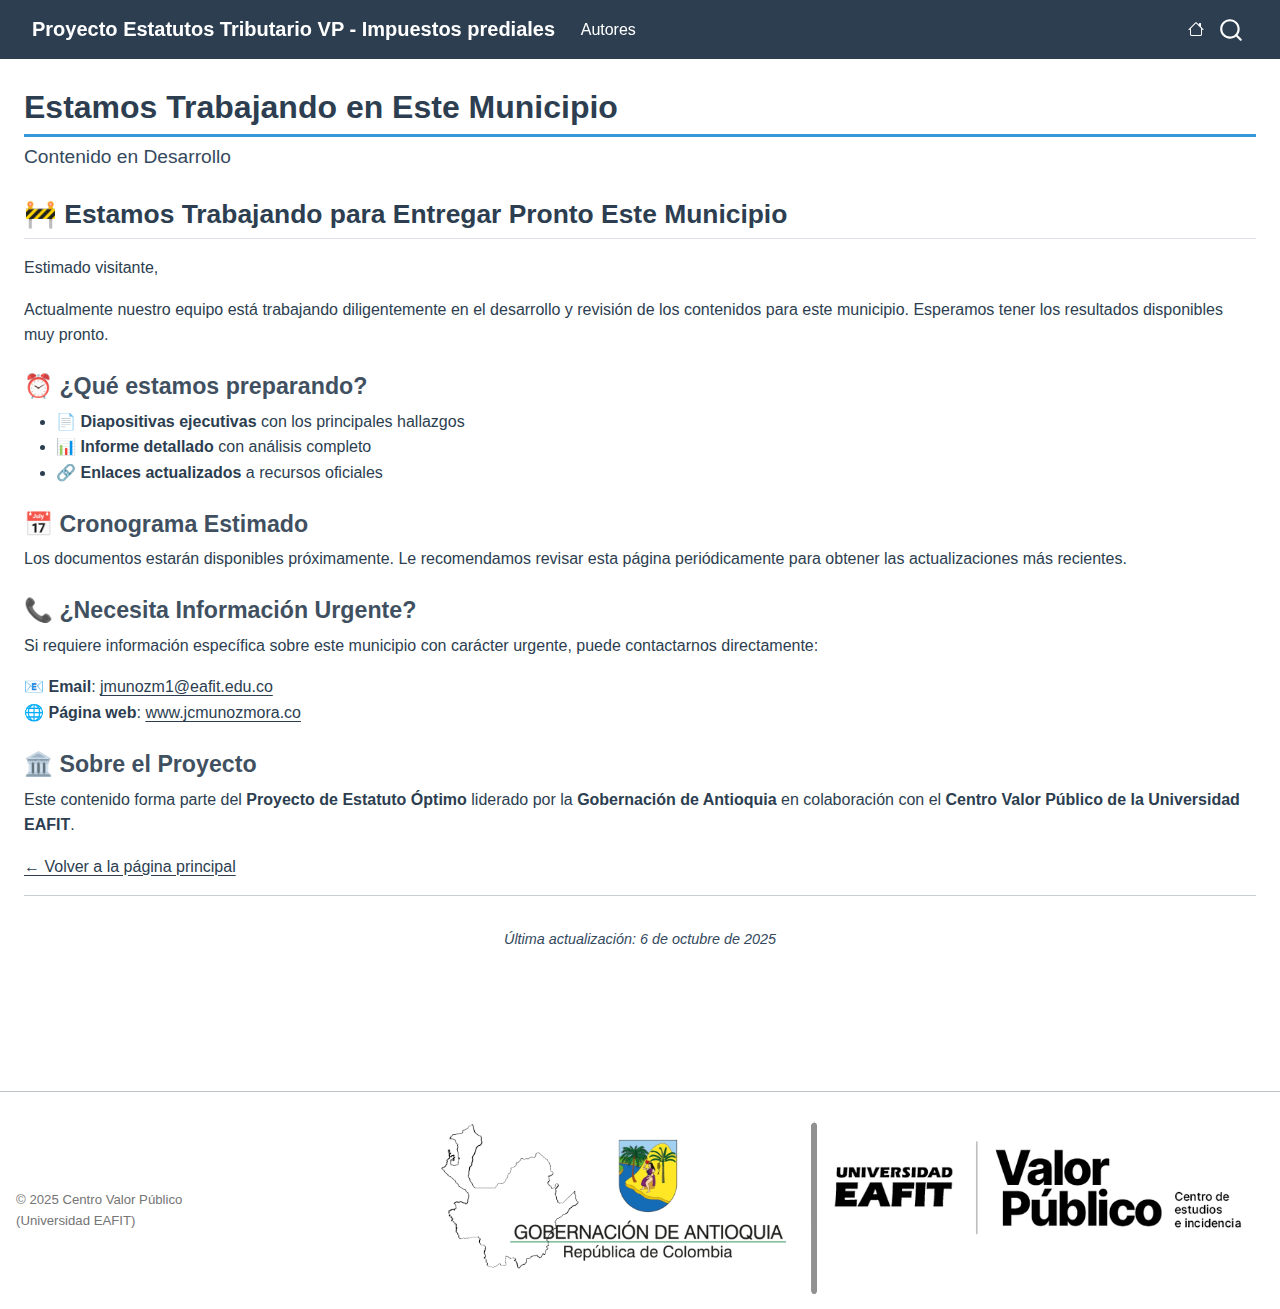
<file: docs/trabajando.html>
<!DOCTYPE html>
<html xmlns="http://www.w3.org/1999/xhtml" lang="en" xml:lang="en"><head>

<meta charset="utf-8">
<meta name="generator" content="quarto-1.8.24">

<meta name="viewport" content="width=device-width, initial-scale=1.0, user-scalable=yes">


<title>Estamos Trabajando en Este Municipio – Proyecto Estatutos Tributario VP - Impuestos prediales</title>
<style>
code{white-space: pre-wrap;}
span.smallcaps{font-variant: small-caps;}
div.columns{display: flex; gap: min(4vw, 1.5em);}
div.column{flex: auto; overflow-x: auto;}
div.hanging-indent{margin-left: 1.5em; text-indent: -1.5em;}
ul.task-list{list-style: none;}
ul.task-list li input[type="checkbox"] {
  width: 0.8em;
  margin: 0 0.8em 0.2em -1em; /* quarto-specific, see https://github.com/quarto-dev/quarto-cli/issues/4556 */ 
  vertical-align: middle;
}
</style>


<script src="site_libs/quarto-nav/quarto-nav.js"></script>
<script src="site_libs/quarto-nav/headroom.min.js"></script>
<script src="site_libs/clipboard/clipboard.min.js"></script>
<script src="site_libs/quarto-search/autocomplete.umd.js"></script>
<script src="site_libs/quarto-search/fuse.min.js"></script>
<script src="site_libs/quarto-search/quarto-search.js"></script>
<meta name="quarto:offset" content="./">
<script src="site_libs/quarto-html/quarto.js" type="module"></script>
<script src="site_libs/quarto-html/tabsets/tabsets.js" type="module"></script>
<script src="site_libs/quarto-html/axe/axe-check.js" type="module"></script>
<script src="site_libs/quarto-html/popper.min.js"></script>
<script src="site_libs/quarto-html/tippy.umd.min.js"></script>
<script src="site_libs/quarto-html/anchor.min.js"></script>
<link href="site_libs/quarto-html/tippy.css" rel="stylesheet">
<link href="site_libs/quarto-html/quarto-syntax-highlighting-dc55a5b9e770e841cd82e46aadbfb9b0.css" rel="stylesheet" id="quarto-text-highlighting-styles">
<script src="site_libs/bootstrap/bootstrap.min.js"></script>
<link href="site_libs/bootstrap/bootstrap-icons.css" rel="stylesheet">
<link href="site_libs/bootstrap/bootstrap-0186fff2b39cc37898183fc26475a46f.min.css" rel="stylesheet" append-hash="true" id="quarto-bootstrap" data-mode="light">
<script id="quarto-search-options" type="application/json">{
  "location": "navbar",
  "copy-button": false,
  "collapse-after": 3,
  "panel-placement": "end",
  "type": "overlay",
  "limit": 50,
  "keyboard-shortcut": [
    "f",
    "/",
    "s"
  ],
  "show-item-context": false,
  "language": {
    "search-no-results-text": "No results",
    "search-matching-documents-text": "matching documents",
    "search-copy-link-title": "Copy link to search",
    "search-hide-matches-text": "Hide additional matches",
    "search-more-match-text": "more match in this document",
    "search-more-matches-text": "more matches in this document",
    "search-clear-button-title": "Clear",
    "search-text-placeholder": "",
    "search-detached-cancel-button-title": "Cancel",
    "search-submit-button-title": "Submit",
    "search-label": "Search"
  }
}</script>


<link rel="stylesheet" href="styles.css">
</head>

<body class="nav-fixed quarto-light">

<div id="quarto-search-results"></div>
  <header id="quarto-header" class="headroom fixed-top">
    <nav class="navbar navbar-expand-lg " data-bs-theme="dark">
      <div class="navbar-container container-fluid">
      <div class="navbar-brand-container mx-auto">
    <a href="./index.html" class="navbar-brand navbar-brand-logo">
    </a>
    <a class="navbar-brand" href="./index.html">
    <span class="navbar-title">Proyecto Estatutos Tributario VP - Impuestos prediales</span>
    </a>
  </div>
            <div id="quarto-search" class="" title="Search"></div>
          <button class="navbar-toggler" type="button" data-bs-toggle="collapse" data-bs-target="#navbarCollapse" aria-controls="navbarCollapse" role="menu" aria-expanded="false" aria-label="Toggle navigation" onclick="if (window.quartoToggleHeadroom) { window.quartoToggleHeadroom(); }">
  <span class="navbar-toggler-icon"></span>
</button>
          <div class="collapse navbar-collapse" id="navbarCollapse">
            <ul class="navbar-nav navbar-nav-scroll me-auto">
  <li class="nav-item">
    <a class="nav-link" href="./autores_about.html"> 
<span class="menu-text">Autores</span></a>
  </li>  
</ul>
          </div> <!-- /navcollapse -->
            <div class="quarto-navbar-tools">
    <a href="https://www.jcmunozmora.co/" title="" class="quarto-navigation-tool px-1" aria-label=""><i class="bi bi-house"></i></a>
</div>
      </div> <!-- /container-fluid -->
    </nav>
</header>
<!-- content -->
<div id="quarto-content" class="quarto-container page-columns page-rows-contents page-layout-full page-navbar">
<!-- sidebar -->
<!-- margin-sidebar -->
    
<!-- main -->
<main class="content column-page" id="quarto-document-content">

<header id="title-block-header" class="quarto-title-block default">
<div class="quarto-title">
<h1 class="title">Estamos Trabajando en Este Municipio</h1>
<p class="subtitle lead">Contenido en Desarrollo</p>
</div>



<div class="quarto-title-meta column-page">

    
  
    
  </div>
  


</header>


<section id="estamos-trabajando-para-entregar-pronto-este-municipio" class="level2 working-container">
<h2 class="anchored" data-anchor-id="estamos-trabajando-para-entregar-pronto-este-municipio">🚧 Estamos Trabajando para Entregar Pronto Este Municipio</h2>
<p>Estimado visitante,</p>
<p>Actualmente nuestro equipo está trabajando diligentemente en el desarrollo y revisión de los contenidos para este municipio. Esperamos tener los resultados disponibles muy pronto.</p>
<section id="qué-estamos-preparando" class="level3">
<h3 class="anchored" data-anchor-id="qué-estamos-preparando">⏰ ¿Qué estamos preparando?</h3>
<ul>
<li>📄 <strong>Diapositivas ejecutivas</strong> con los principales hallazgos</li>
<li>📊 <strong>Informe detallado</strong> con análisis completo</li>
<li>🔗 <strong>Enlaces actualizados</strong> a recursos oficiales</li>
</ul>
</section>
<section id="cronograma-estimado" class="level3">
<h3 class="anchored" data-anchor-id="cronograma-estimado">📅 Cronograma Estimado</h3>
<p>Los documentos estarán disponibles próximamente. Le recomendamos revisar esta página periódicamente para obtener las actualizaciones más recientes.</p>
</section>
<section id="necesita-información-urgente" class="level3">
<h3 class="anchored" data-anchor-id="necesita-información-urgente">📞 ¿Necesita Información Urgente?</h3>
<p>Si requiere información específica sobre este municipio con carácter urgente, puede contactarnos directamente:</p>
<p>📧 <strong>Email</strong>: <a href="mailto:jmunozm1@eafit.edu.co">jmunozm1@eafit.edu.co</a><br>
🌐 <strong>Página web</strong>: <a href="https://www.jcmunozmora.co">www.jcmunozmora.co</a></p>
</section>
<section id="sobre-el-proyecto" class="level3">
<h3 class="anchored" data-anchor-id="sobre-el-proyecto">🏛️ Sobre el Proyecto</h3>
<p>Este contenido forma parte del <strong>Proyecto de Estatuto Óptimo</strong> liderado por la <strong>Gobernación de Antioquia</strong> en colaboración con el <strong>Centro Valor Público de la Universidad EAFIT</strong>.</p>
<p><a href="index.html">← Volver a la página principal</a></p>
</section>
</section>
<hr>
<p><em>Última actualización: 6 de octubre de 2025</em></p>



</main> <!-- /main -->
<script id="quarto-html-after-body" type="application/javascript">
  window.document.addEventListener("DOMContentLoaded", function (event) {
    const icon = "";
    const anchorJS = new window.AnchorJS();
    anchorJS.options = {
      placement: 'right',
      icon: icon
    };
    anchorJS.add('.anchored');
    const isCodeAnnotation = (el) => {
      for (const clz of el.classList) {
        if (clz.startsWith('code-annotation-')) {                     
          return true;
        }
      }
      return false;
    }
    const onCopySuccess = function(e) {
      // button target
      const button = e.trigger;
      // don't keep focus
      button.blur();
      // flash "checked"
      button.classList.add('code-copy-button-checked');
      var currentTitle = button.getAttribute("title");
      button.setAttribute("title", "Copied!");
      let tooltip;
      if (window.bootstrap) {
        button.setAttribute("data-bs-toggle", "tooltip");
        button.setAttribute("data-bs-placement", "left");
        button.setAttribute("data-bs-title", "Copied!");
        tooltip = new bootstrap.Tooltip(button, 
          { trigger: "manual", 
            customClass: "code-copy-button-tooltip",
            offset: [0, -8]});
        tooltip.show();    
      }
      setTimeout(function() {
        if (tooltip) {
          tooltip.hide();
          button.removeAttribute("data-bs-title");
          button.removeAttribute("data-bs-toggle");
          button.removeAttribute("data-bs-placement");
        }
        button.setAttribute("title", currentTitle);
        button.classList.remove('code-copy-button-checked');
      }, 1000);
      // clear code selection
      e.clearSelection();
    }
    const getTextToCopy = function(trigger) {
      const outerScaffold = trigger.parentElement.cloneNode(true);
      const codeEl = outerScaffold.querySelector('code');
      for (const childEl of codeEl.children) {
        if (isCodeAnnotation(childEl)) {
          childEl.remove();
        }
      }
      return codeEl.innerText;
    }
    const clipboard = new window.ClipboardJS('.code-copy-button:not([data-in-quarto-modal])', {
      text: getTextToCopy
    });
    clipboard.on('success', onCopySuccess);
    if (window.document.getElementById('quarto-embedded-source-code-modal')) {
      const clipboardModal = new window.ClipboardJS('.code-copy-button[data-in-quarto-modal]', {
        text: getTextToCopy,
        container: window.document.getElementById('quarto-embedded-source-code-modal')
      });
      clipboardModal.on('success', onCopySuccess);
    }
      var localhostRegex = new RegExp(/^(?:http|https):\/\/localhost\:?[0-9]*\//);
      var mailtoRegex = new RegExp(/^mailto:/);
        var filterRegex = new RegExp('/' + window.location.host + '/');
      var isInternal = (href) => {
          return filterRegex.test(href) || localhostRegex.test(href) || mailtoRegex.test(href);
      }
      // Inspect non-navigation links and adorn them if external
     var links = window.document.querySelectorAll('a[href]:not(.nav-link):not(.navbar-brand):not(.toc-action):not(.sidebar-link):not(.sidebar-item-toggle):not(.pagination-link):not(.no-external):not([aria-hidden]):not(.dropdown-item):not(.quarto-navigation-tool):not(.about-link)');
      for (var i=0; i<links.length; i++) {
        const link = links[i];
        if (!isInternal(link.href)) {
          // undo the damage that might have been done by quarto-nav.js in the case of
          // links that we want to consider external
          if (link.dataset.originalHref !== undefined) {
            link.href = link.dataset.originalHref;
          }
        }
      }
    function tippyHover(el, contentFn, onTriggerFn, onUntriggerFn) {
      const config = {
        allowHTML: true,
        maxWidth: 500,
        delay: 100,
        arrow: false,
        appendTo: function(el) {
            return el.parentElement;
        },
        interactive: true,
        interactiveBorder: 10,
        theme: 'quarto',
        placement: 'bottom-start',
      };
      if (contentFn) {
        config.content = contentFn;
      }
      if (onTriggerFn) {
        config.onTrigger = onTriggerFn;
      }
      if (onUntriggerFn) {
        config.onUntrigger = onUntriggerFn;
      }
      window.tippy(el, config); 
    }
    const noterefs = window.document.querySelectorAll('a[role="doc-noteref"]');
    for (var i=0; i<noterefs.length; i++) {
      const ref = noterefs[i];
      tippyHover(ref, function() {
        // use id or data attribute instead here
        let href = ref.getAttribute('data-footnote-href') || ref.getAttribute('href');
        try { href = new URL(href).hash; } catch {}
        const id = href.replace(/^#\/?/, "");
        const note = window.document.getElementById(id);
        if (note) {
          return note.innerHTML;
        } else {
          return "";
        }
      });
    }
    const xrefs = window.document.querySelectorAll('a.quarto-xref');
    const processXRef = (id, note) => {
      // Strip column container classes
      const stripColumnClz = (el) => {
        el.classList.remove("page-full", "page-columns");
        if (el.children) {
          for (const child of el.children) {
            stripColumnClz(child);
          }
        }
      }
      stripColumnClz(note)
      if (id === null || id.startsWith('sec-')) {
        // Special case sections, only their first couple elements
        const container = document.createElement("div");
        if (note.children && note.children.length > 2) {
          container.appendChild(note.children[0].cloneNode(true));
          for (let i = 1; i < note.children.length; i++) {
            const child = note.children[i];
            if (child.tagName === "P" && child.innerText === "") {
              continue;
            } else {
              container.appendChild(child.cloneNode(true));
              break;
            }
          }
          if (window.Quarto?.typesetMath) {
            window.Quarto.typesetMath(container);
          }
          return container.innerHTML
        } else {
          if (window.Quarto?.typesetMath) {
            window.Quarto.typesetMath(note);
          }
          return note.innerHTML;
        }
      } else {
        // Remove any anchor links if they are present
        const anchorLink = note.querySelector('a.anchorjs-link');
        if (anchorLink) {
          anchorLink.remove();
        }
        if (window.Quarto?.typesetMath) {
          window.Quarto.typesetMath(note);
        }
        if (note.classList.contains("callout")) {
          return note.outerHTML;
        } else {
          return note.innerHTML;
        }
      }
    }
    for (var i=0; i<xrefs.length; i++) {
      const xref = xrefs[i];
      tippyHover(xref, undefined, function(instance) {
        instance.disable();
        let url = xref.getAttribute('href');
        let hash = undefined; 
        if (url.startsWith('#')) {
          hash = url;
        } else {
          try { hash = new URL(url).hash; } catch {}
        }
        if (hash) {
          const id = hash.replace(/^#\/?/, "");
          const note = window.document.getElementById(id);
          if (note !== null) {
            try {
              const html = processXRef(id, note.cloneNode(true));
              instance.setContent(html);
            } finally {
              instance.enable();
              instance.show();
            }
          } else {
            // See if we can fetch this
            fetch(url.split('#')[0])
            .then(res => res.text())
            .then(html => {
              const parser = new DOMParser();
              const htmlDoc = parser.parseFromString(html, "text/html");
              const note = htmlDoc.getElementById(id);
              if (note !== null) {
                const html = processXRef(id, note);
                instance.setContent(html);
              } 
            }).finally(() => {
              instance.enable();
              instance.show();
            });
          }
        } else {
          // See if we can fetch a full url (with no hash to target)
          // This is a special case and we should probably do some content thinning / targeting
          fetch(url)
          .then(res => res.text())
          .then(html => {
            const parser = new DOMParser();
            const htmlDoc = parser.parseFromString(html, "text/html");
            const note = htmlDoc.querySelector('main.content');
            if (note !== null) {
              // This should only happen for chapter cross references
              // (since there is no id in the URL)
              // remove the first header
              if (note.children.length > 0 && note.children[0].tagName === "HEADER") {
                note.children[0].remove();
              }
              const html = processXRef(null, note);
              instance.setContent(html);
            } 
          }).finally(() => {
            instance.enable();
            instance.show();
          });
        }
      }, function(instance) {
      });
    }
        let selectedAnnoteEl;
        const selectorForAnnotation = ( cell, annotation) => {
          let cellAttr = 'data-code-cell="' + cell + '"';
          let lineAttr = 'data-code-annotation="' +  annotation + '"';
          const selector = 'span[' + cellAttr + '][' + lineAttr + ']';
          return selector;
        }
        const selectCodeLines = (annoteEl) => {
          const doc = window.document;
          const targetCell = annoteEl.getAttribute("data-target-cell");
          const targetAnnotation = annoteEl.getAttribute("data-target-annotation");
          const annoteSpan = window.document.querySelector(selectorForAnnotation(targetCell, targetAnnotation));
          const lines = annoteSpan.getAttribute("data-code-lines").split(",");
          const lineIds = lines.map((line) => {
            return targetCell + "-" + line;
          })
          let top = null;
          let height = null;
          let parent = null;
          if (lineIds.length > 0) {
              //compute the position of the single el (top and bottom and make a div)
              const el = window.document.getElementById(lineIds[0]);
              top = el.offsetTop;
              height = el.offsetHeight;
              parent = el.parentElement.parentElement;
            if (lineIds.length > 1) {
              const lastEl = window.document.getElementById(lineIds[lineIds.length - 1]);
              const bottom = lastEl.offsetTop + lastEl.offsetHeight;
              height = bottom - top;
            }
            if (top !== null && height !== null && parent !== null) {
              // cook up a div (if necessary) and position it 
              let div = window.document.getElementById("code-annotation-line-highlight");
              if (div === null) {
                div = window.document.createElement("div");
                div.setAttribute("id", "code-annotation-line-highlight");
                div.style.position = 'absolute';
                parent.appendChild(div);
              }
              div.style.top = top - 2 + "px";
              div.style.height = height + 4 + "px";
              div.style.left = 0;
              let gutterDiv = window.document.getElementById("code-annotation-line-highlight-gutter");
              if (gutterDiv === null) {
                gutterDiv = window.document.createElement("div");
                gutterDiv.setAttribute("id", "code-annotation-line-highlight-gutter");
                gutterDiv.style.position = 'absolute';
                const codeCell = window.document.getElementById(targetCell);
                const gutter = codeCell.querySelector('.code-annotation-gutter');
                gutter.appendChild(gutterDiv);
              }
              gutterDiv.style.top = top - 2 + "px";
              gutterDiv.style.height = height + 4 + "px";
            }
            selectedAnnoteEl = annoteEl;
          }
        };
        const unselectCodeLines = () => {
          const elementsIds = ["code-annotation-line-highlight", "code-annotation-line-highlight-gutter"];
          elementsIds.forEach((elId) => {
            const div = window.document.getElementById(elId);
            if (div) {
              div.remove();
            }
          });
          selectedAnnoteEl = undefined;
        };
          // Handle positioning of the toggle
      window.addEventListener(
        "resize",
        throttle(() => {
          elRect = undefined;
          if (selectedAnnoteEl) {
            selectCodeLines(selectedAnnoteEl);
          }
        }, 10)
      );
      function throttle(fn, ms) {
      let throttle = false;
      let timer;
        return (...args) => {
          if(!throttle) { // first call gets through
              fn.apply(this, args);
              throttle = true;
          } else { // all the others get throttled
              if(timer) clearTimeout(timer); // cancel #2
              timer = setTimeout(() => {
                fn.apply(this, args);
                timer = throttle = false;
              }, ms);
          }
        };
      }
        // Attach click handler to the DT
        const annoteDls = window.document.querySelectorAll('dt[data-target-cell]');
        for (const annoteDlNode of annoteDls) {
          annoteDlNode.addEventListener('click', (event) => {
            const clickedEl = event.target;
            if (clickedEl !== selectedAnnoteEl) {
              unselectCodeLines();
              const activeEl = window.document.querySelector('dt[data-target-cell].code-annotation-active');
              if (activeEl) {
                activeEl.classList.remove('code-annotation-active');
              }
              selectCodeLines(clickedEl);
              clickedEl.classList.add('code-annotation-active');
            } else {
              // Unselect the line
              unselectCodeLines();
              clickedEl.classList.remove('code-annotation-active');
            }
          });
        }
    const findCites = (el) => {
      const parentEl = el.parentElement;
      if (parentEl) {
        const cites = parentEl.dataset.cites;
        if (cites) {
          return {
            el,
            cites: cites.split(' ')
          };
        } else {
          return findCites(el.parentElement)
        }
      } else {
        return undefined;
      }
    };
    var bibliorefs = window.document.querySelectorAll('a[role="doc-biblioref"]');
    for (var i=0; i<bibliorefs.length; i++) {
      const ref = bibliorefs[i];
      const citeInfo = findCites(ref);
      if (citeInfo) {
        tippyHover(citeInfo.el, function() {
          var popup = window.document.createElement('div');
          citeInfo.cites.forEach(function(cite) {
            var citeDiv = window.document.createElement('div');
            citeDiv.classList.add('hanging-indent');
            citeDiv.classList.add('csl-entry');
            var biblioDiv = window.document.getElementById('ref-' + cite);
            if (biblioDiv) {
              citeDiv.innerHTML = biblioDiv.innerHTML;
            }
            popup.appendChild(citeDiv);
          });
          return popup.innerHTML;
        });
      }
    }
  });
  </script>
</div> <!-- /content -->
<footer class="footer">
  <div class="nav-footer">
    <div class="nav-footer-left">
<p>© 2025 Centro Valor Público (Universidad EAFIT)</p>
</div>   
    <div class="nav-footer-center">
      &nbsp;
    </div>
    <div class="nav-footer-right">
<p><a href="https://www.eafit.edu.co/centros-estudio-incidencia/valor-publico" target="_blank" rel="noopener"> <img src="./img/logo-eafit.png" alt="Universidad EAFIT" class="footer-logo"> </a></p>
</div>
  </div>
</footer>




</body></html>
</file>
<file: docs/site_libs/quarto-html/tippy.css>
.tippy-box[data-animation=fade][data-state=hidden]{opacity:0}[data-tippy-root]{max-width:calc(100vw - 10px)}.tippy-box{position:relative;background-color:#333;color:#fff;border-radius:4px;font-size:14px;line-height:1.4;white-space:normal;outline:0;transition-property:transform,visibility,opacity}.tippy-box[data-placement^=top]>.tippy-arrow{bottom:0}.tippy-box[data-placement^=top]>.tippy-arrow:before{bottom:-7px;left:0;border-width:8px 8px 0;border-top-color:initial;transform-origin:center top}.tippy-box[data-placement^=bottom]>.tippy-arrow{top:0}.tippy-box[data-placement^=bottom]>.tippy-arrow:before{top:-7px;left:0;border-width:0 8px 8px;border-bottom-color:initial;transform-origin:center bottom}.tippy-box[data-placement^=left]>.tippy-arrow{right:0}.tippy-box[data-placement^=left]>.tippy-arrow:before{border-width:8px 0 8px 8px;border-left-color:initial;right:-7px;transform-origin:center left}.tippy-box[data-placement^=right]>.tippy-arrow{left:0}.tippy-box[data-placement^=right]>.tippy-arrow:before{left:-7px;border-width:8px 8px 8px 0;border-right-color:initial;transform-origin:center right}.tippy-box[data-inertia][data-state=visible]{transition-timing-function:cubic-bezier(.54,1.5,.38,1.11)}.tippy-arrow{width:16px;height:16px;color:#333}.tippy-arrow:before{content:"";position:absolute;border-color:transparent;border-style:solid}.tippy-content{position:relative;padding:5px 9px;z-index:1}
</file>
<file: docs/site_libs/quarto-html/quarto-syntax-highlighting-dc55a5b9e770e841cd82e46aadbfb9b0.css>
/* quarto syntax highlight colors */
:root {
  --quarto-hl-ot-color: #003B4F;
  --quarto-hl-at-color: #657422;
  --quarto-hl-ss-color: #20794D;
  --quarto-hl-an-color: #5E5E5E;
  --quarto-hl-fu-color: #4758AB;
  --quarto-hl-st-color: #20794D;
  --quarto-hl-cf-color: #003B4F;
  --quarto-hl-op-color: #5E5E5E;
  --quarto-hl-er-color: #AD0000;
  --quarto-hl-bn-color: #AD0000;
  --quarto-hl-al-color: #AD0000;
  --quarto-hl-va-color: #111111;
  --quarto-hl-bu-color: inherit;
  --quarto-hl-ex-color: inherit;
  --quarto-hl-pp-color: #AD0000;
  --quarto-hl-in-color: #5E5E5E;
  --quarto-hl-vs-color: #20794D;
  --quarto-hl-wa-color: #5E5E5E;
  --quarto-hl-do-color: #5E5E5E;
  --quarto-hl-im-color: #00769E;
  --quarto-hl-ch-color: #20794D;
  --quarto-hl-dt-color: #AD0000;
  --quarto-hl-fl-color: #AD0000;
  --quarto-hl-co-color: #5E5E5E;
  --quarto-hl-cv-color: #5E5E5E;
  --quarto-hl-cn-color: #8f5902;
  --quarto-hl-sc-color: #5E5E5E;
  --quarto-hl-dv-color: #AD0000;
  --quarto-hl-kw-color: #003B4F;
}

/* other quarto variables */
:root {
  --quarto-font-monospace: SFMono-Regular, Menlo, Monaco, Consolas, "Liberation Mono", "Courier New", monospace;
}

/* syntax highlight based on Pandoc's rules */
pre > code.sourceCode > span {
  color: #003B4F;
}

code.sourceCode > span {
  color: #003B4F;
}

div.sourceCode,
div.sourceCode pre.sourceCode {
  color: #003B4F;
}

/* Normal */
code span {
  color: #003B4F;
}

/* Alert */
code span.al {
  color: #AD0000;
  font-style: inherit;
}

/* Annotation */
code span.an {
  color: #5E5E5E;
  font-style: inherit;
}

/* Attribute */
code span.at {
  color: #657422;
  font-style: inherit;
}

/* BaseN */
code span.bn {
  color: #AD0000;
  font-style: inherit;
}

/* BuiltIn */
code span.bu {
  font-style: inherit;
}

/* ControlFlow */
code span.cf {
  color: #003B4F;
  font-weight: bold;
  font-style: inherit;
}

/* Char */
code span.ch {
  color: #20794D;
  font-style: inherit;
}

/* Constant */
code span.cn {
  color: #8f5902;
  font-style: inherit;
}

/* Comment */
code span.co {
  color: #5E5E5E;
  font-style: inherit;
}

/* CommentVar */
code span.cv {
  color: #5E5E5E;
  font-style: italic;
}

/* Documentation */
code span.do {
  color: #5E5E5E;
  font-style: italic;
}

/* DataType */
code span.dt {
  color: #AD0000;
  font-style: inherit;
}

/* DecVal */
code span.dv {
  color: #AD0000;
  font-style: inherit;
}

/* Error */
code span.er {
  color: #AD0000;
  font-style: inherit;
}

/* Extension */
code span.ex {
  font-style: inherit;
}

/* Float */
code span.fl {
  color: #AD0000;
  font-style: inherit;
}

/* Function */
code span.fu {
  color: #4758AB;
  font-style: inherit;
}

/* Import */
code span.im {
  color: #00769E;
  font-style: inherit;
}

/* Information */
code span.in {
  color: #5E5E5E;
  font-style: inherit;
}

/* Keyword */
code span.kw {
  color: #003B4F;
  font-weight: bold;
  font-style: inherit;
}

/* Operator */
code span.op {
  color: #5E5E5E;
  font-style: inherit;
}

/* Other */
code span.ot {
  color: #003B4F;
  font-style: inherit;
}

/* Preprocessor */
code span.pp {
  color: #AD0000;
  font-style: inherit;
}

/* SpecialChar */
code span.sc {
  color: #5E5E5E;
  font-style: inherit;
}

/* SpecialString */
code span.ss {
  color: #20794D;
  font-style: inherit;
}

/* String */
code span.st {
  color: #20794D;
  font-style: inherit;
}

/* Variable */
code span.va {
  color: #111111;
  font-style: inherit;
}

/* VerbatimString */
code span.vs {
  color: #20794D;
  font-style: inherit;
}

/* Warning */
code span.wa {
  color: #5E5E5E;
  font-style: italic;
}

.prevent-inlining {
  content: "</";
}

/*# sourceMappingURL=21f0b8dca5c347bd0a806dc2ce2adfe3.css.map */
</file>
<file: docs/styles.css>
/* Estilos personalizados para el sitio de estatutos */

/* Variables de colores sobrios */
:root {
  --primary-color: #2c3e50;
  --secondary-color: #34495e;
  --accent-color: #3498db;
  --text-color: #2c3e50;
  --light-gray: #ecf0f1;
  --border-color: #bdc3c7;
  --success-color: #27ae60;
  --warning-color: #f39c12;
  --danger-color: #e74c3c;
}

/* Estilos generales */
body {
  font-family: 'Segoe UI', Tahoma, Geneva, Verdana, sans-serif;
  color: var(--text-color);
  line-height: 1.6;
}

/* Contenedor de la tabla */
.table-container {
  margin: 2rem 0;
  border-radius: 8px;
  overflow: hidden;
  box-shadow: 0 4px 6px rgba(0, 0, 0, 0.1);
  background: white;
}

/* Estilos de tabla */
.table-container table {
  width: 100%;
  border-collapse: collapse;
  margin: 0;
  font-size: 0.95rem;
}

.table-container th {
  background-color: var(--primary-color);
  color: white;
  padding: 1rem;
  text-align: left;
  font-weight: 600;
  border: none;
}

.table-container td {
  padding: 0.8rem 1rem;
  border-bottom: 1px solid var(--border-color);
  vertical-align: middle;
}

.table-container tr:nth-child(even) {
  background-color: #f8f9fa;
}

.table-container tr:hover {
  background-color: var(--light-gray);
  transition: background-color 0.2s ease;
}

/* Enlaces */
.table-container a {
  color: var(--accent-color);
  text-decoration: none;
  font-weight: 500;
  transition: color 0.2s ease;
}

.table-container a:hover {
  color: var(--primary-color);
  text-decoration: underline;
}

/* Estados con emojis */
.table-container td:nth-child(5) {
  font-weight: 600;
}

/* Caja de información */
.info-box {
  background-color: #f8f9fa;
  border: 1px solid var(--border-color);
  border-radius: 8px;
  padding: 1.5rem;
  margin: 2rem 0;
  border-left: 4px solid var(--accent-color);
}

.info-box h3 {
  color: var(--primary-color);
  margin-top: 0;
  margin-bottom: 1rem;
}

.info-box ul {
  margin: 0;
  padding-left: 1.5rem;
}

.info-box li {
  margin-bottom: 0.5rem;
}

/* Título y subtítulo */
h1 {
  color: var(--primary-color);
  border-bottom: 3px solid var(--accent-color);
  padding-bottom: 0.5rem;
  margin-bottom: 0.5rem;
}

.subtitle {
  color: var(--secondary-color);
  font-size: 1.2rem;
  margin-bottom: 2rem;
}

/* Responsividad */
@media (max-width: 768px) {
  .table-container {
    overflow-x: auto;
  }
  
  .table-container table {
    min-width: 700px;
  }
  
  .table-container th,
  .table-container td {
    padding: 0.6rem 0.8rem;
    font-size: 0.9rem;
  }
  
  .info-box {
    padding: 1rem;
  }
}

/* Footer personalizado */
.nav-footer {
  border-top: 1px solid var(--border-color);
  margin-top: 3rem;
}

/* Estilos para el texto de actualización */
hr + p em {
  color: var(--secondary-color);
  font-size: 0.9rem;
  text-align: center;
  display: block;
  margin-top: 2rem;
}
</file>
